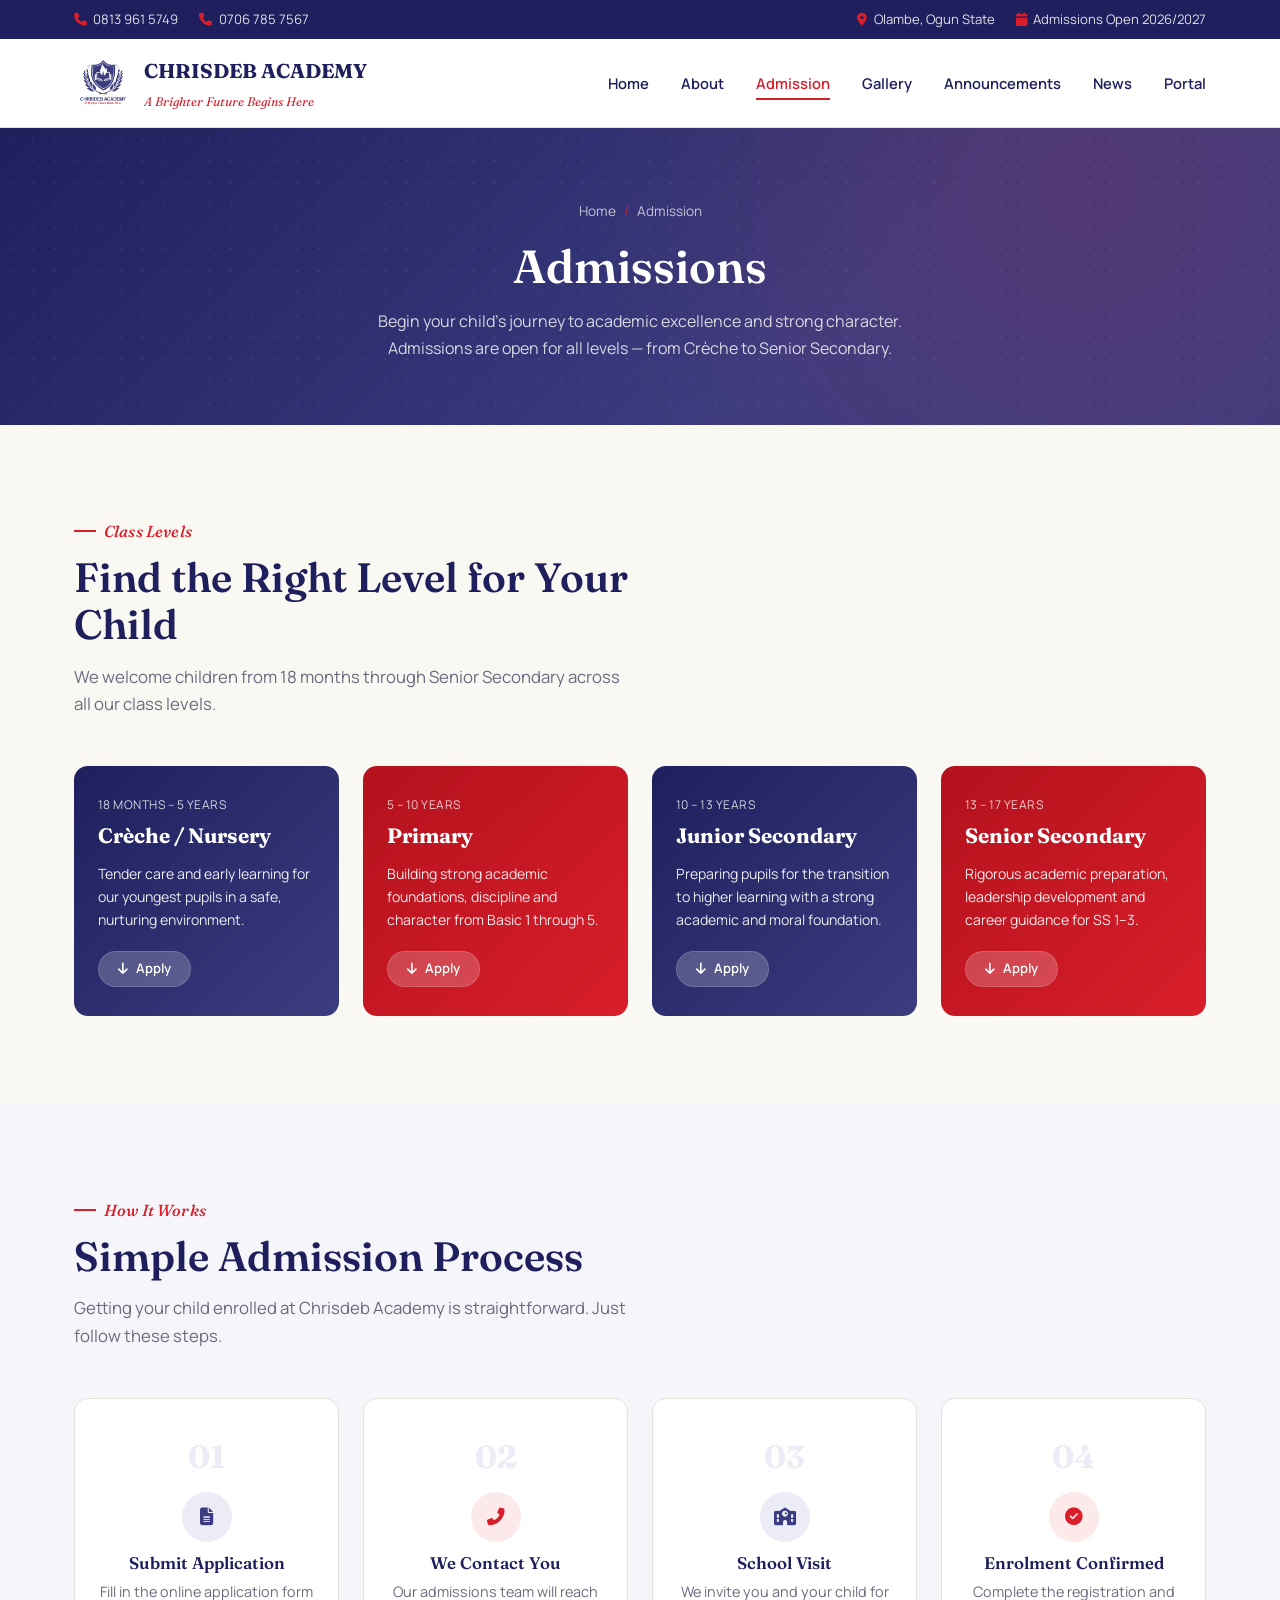
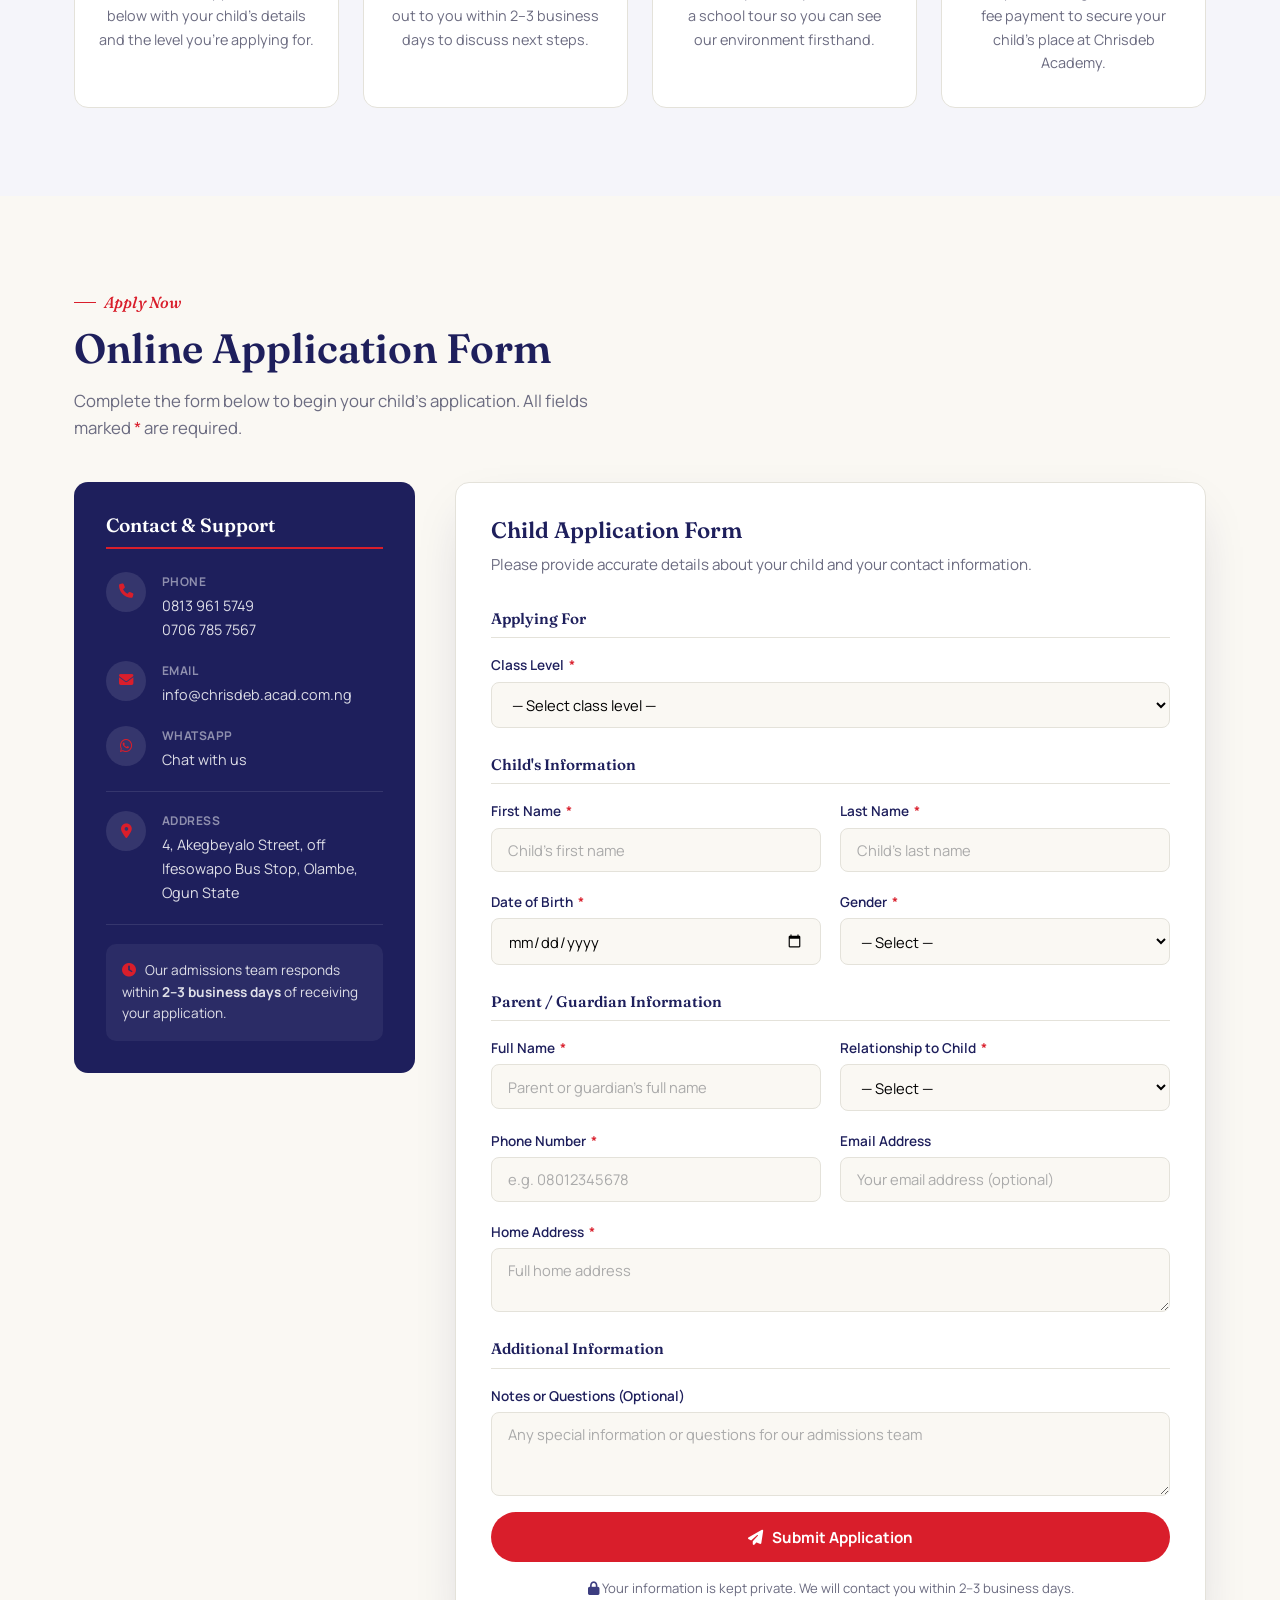
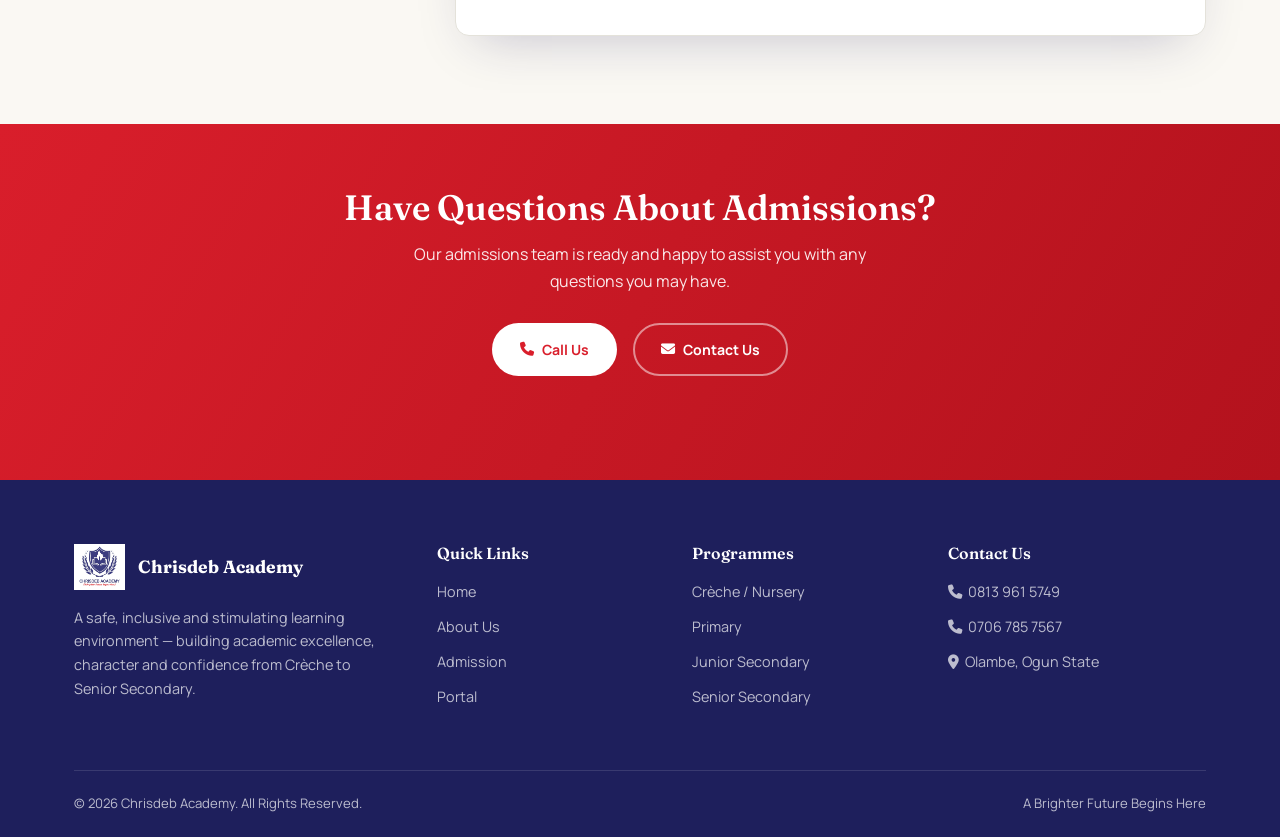
<file: admission.html>
<!DOCTYPE html>
<html lang="en">

<head>
    <meta charset="UTF-8">
    <meta name="viewport" content="width=device-width, initial-scale=1.0, viewport-fit=cover">

    <title>Admissions | Chrisdeb Academy — Olambe, Ogun State</title>
    <meta name="description"
        content="Apply for admission to Chrisdeb Academy. Open for Crèche, Nursery, Primary, Junior Secondary and Senior Secondary levels. Secure your child's place today.">
    <meta name="keywords"
        content="school admissions Nigeria, enroll child in school, nursery school registration, primary school application, secondary school admission, Chrisdeb Academy admission, Olambe school">
    <meta name="author" content="Chrisdeb Academy">
    <meta name="robots" content="index, follow">
    <meta name="googlebot" content="index, follow">
    <meta name="theme-color" content="#3C3D80">

    <link rel="icon" type="image/png" href="logo.png">
    <link rel="apple-touch-icon" href="logo.png">

    <!-- Open Graph / Facebook -->
    <meta property="og:type" content="website">
    <meta property="og:url" content="https://www.chrisdeb.acad.com.ng/admission.html">
    <meta property="og:title" content="Admissions | Chrisdeb Academy">
    <meta property="og:description"
        content="Apply for admission to Chrisdeb Academy — Crèche to Senior Secondary school in Olambe, Ogun State.">
    <meta property="og:image" content="https://www.chrisdeb.acad.com.ng/logo.png">
    <meta property="og:locale" content="en_NG">
    <meta property="og:site_name" content="Chrisdeb Academy">

    <!-- Twitter Card -->
    <meta name="twitter:card" content="summary_large_image">
    <meta name="twitter:title" content="Admissions | Chrisdeb Academy">
    <meta name="twitter:description"
        content="Apply for admission to Chrisdeb Academy — Crèche to Senior Secondary school in Olambe, Ogun State.">
    <meta name="twitter:image" content="https://www.chrisdeb.acad.com.ng/logo.png">

    <link rel="canonical" href="https://www.chrisdeb.acad.com.ng/admission.html">

    <!-- Admissions Schema -->
    <script type="application/ld+json">
        {
            "@context": "https://schema.org",
            "@type": "WebPage",
            "name": "Admissions - Chrisdeb Academy",
            "description": "Apply for admission to Chrisdeb Academy",
            "mainEntity": {
                "@type": "EducationalOccupationalProgram",
                "name": "School Admissions Program",
                "description": "Admissions open for Crèche through Senior Secondary levels",
                "applicationDeadline": "2026-12-31",
                "hasCourse": [
                    { "@type": "Course", "name": "Crèche / Nursery (18 months – 5 years)" },
                    { "@type": "Course", "name": "Primary (Basic 1 – 5)" },
                    { "@type": "Course", "name": "Junior Secondary (JSS 1 – 3)" },
                    { "@type": "Course", "name": "Senior Secondary (SS 1 – 3)" }
                ]
            }
        }
    </script>

    <link rel="preconnect" href="https://fonts.googleapis.com">
    <link rel="preconnect" href="https://fonts.gstatic.com" crossorigin>
    <link
        href="https://fonts.googleapis.com/css2?family=Fraunces:ital,opsz,wght@0,9..144,400;0,9..144,500;0,9..144,600;0,9..144,700;1,9..144,500;1,9..144,600&family=Manrope:wght@400;500;600;700;800&display=swap"
        rel="stylesheet">
    <link rel="stylesheet" href="https://cdnjs.cloudflare.com/ajax/libs/font-awesome/6.4.0/css/all.min.css">
    <link rel="stylesheet" href="style.css">

    <style>
        /* Additional admissions-specific styles */
        .page-hero {
            text-align: center;
        }

        .page-hero p {
            max-width: 560px;
            margin: 0 auto;
        }

        .breadcrumb {
            display: flex;
            gap: 0.5rem;
            justify-content: center;
            font-size: 0.85rem;
            color: rgba(255, 255, 255, 0.7);
            margin-bottom: 1.1rem;
        }

        .breadcrumb a {
            color: rgba(255, 255, 255, 0.7);
        }
        .breadcrumb a:hover {
            color: var(--white);
        }
        .breadcrumb span.sep {
            color: var(--red);
        }

        /* Form layout */
        .form-layout {
            display: grid;
            grid-template-columns: 1fr 2.2fr;
            gap: 2.5rem;
            align-items: start;
        }

        .form-sidebar {
            background: var(--navy-900);
            border-radius: var(--radius);
            padding: 2rem;
            color: rgba(255, 255, 255, 0.85);
            position: sticky;
            top: 100px;
        }

        .form-sidebar h3 {
            color: var(--white);
            font-family: 'Fraunces', serif;
            font-size: 1.2rem;
            margin-bottom: 1.4rem;
            border-bottom: 2px solid var(--red);
            padding-bottom: 0.7rem;
        }

        .sidebar-item {
            display: flex;
            gap: 1rem;
            margin-bottom: 1.2rem;
        }

        .sidebar-icon {
            width: 40px;
            height: 40px;
            border-radius: 50%;
            background: rgba(255, 255, 255, 0.1);
            display: flex;
            align-items: center;
            justify-content: center;
            color: var(--red);
            flex-shrink: 0;
            font-size: 0.9rem;
        }

        .sidebar-text strong {
            display: block;
            font-size: 0.75rem;
            text-transform: uppercase;
            letter-spacing: 0.04em;
            color: rgba(255, 255, 255, 0.5);
            margin-bottom: 0.15rem;
        }

        .sidebar-text a,
        .sidebar-text span {
            color: rgba(255, 255, 255, 0.85);
            font-size: 0.9rem;
            display: block;
        }

        .sidebar-text a:hover {
            color: var(--white);
        }

        .sidebar-divider {
            border: none;
            border-top: 1px solid rgba(255, 255, 255, 0.1);
            margin: 1.2rem 0;
        }

        .sidebar-note {
            background: rgba(255, 255, 255, 0.06);
            border-radius: 10px;
            padding: 1rem;
            font-size: 0.85rem;
            line-height: 1.6;
            margin-top: 1rem;
        }

        .sidebar-note i {
            color: var(--red);
            margin-right: 0.4rem;
        }

        .form-card {
            background: var(--white);
            border: 1px solid var(--border);
            border-radius: var(--radius);
            padding: 2.2rem;
            box-shadow: var(--shadow);
        }

        .form-card h3 {
            font-family: 'Fraunces', serif;
            font-size: 1.4rem;
            color: var(--navy-900);
            margin-bottom: 0.5rem;
        }

        .form-card>p {
            color: var(--muted);
            font-size: 0.95rem;
            margin-bottom: 1.8rem;
        }

        .form-section-title {
            font-family: 'Fraunces', serif;
            font-weight: 600;
            font-size: 0.95rem;
            color: var(--navy-900);
            margin: 1.5rem 0 1rem;
            padding-bottom: 0.4rem;
            border-bottom: 1.5px solid var(--border);
        }

        .form-section-title:first-of-type {
            margin-top: 0;
        }

        .form-row {
            display: grid;
            grid-template-columns: 1fr 1fr;
            gap: 1.2rem;
        }

        .form-group {
            display: flex;
            flex-direction: column;
            gap: 0.3rem;
        }

        .form-group.full {
            grid-column: 1 / -1;
        }

        .form-group label {
            font-size: 0.85rem;
            font-weight: 600;
            color: var(--navy-900);
        }

        .form-group label .req {
            color: var(--red);
            margin-left: 0.1rem;
        }

        .form-group input,
        .form-group select,
        .form-group textarea {
            padding: 0.7rem 1rem;
            border: 1.5px solid var(--border);
            border-radius: 8px;
            font-family: 'Manrope', sans-serif;
            font-size: 0.92rem;
            background: var(--cream);
            transition: border-color 0.2s;
            outline: none;
            width: 100%;
        }

        .form-group input:focus,
        .form-group select:focus,
        .form-group textarea:focus {
            border-color: var(--navy-700);
        }

        .form-group input::placeholder,
        .form-group textarea::placeholder {
            color: #aaa;
        }

        .btn-submit {
            display: inline-flex;
            align-items: center;
            justify-content: center;
            gap: 0.6rem;
            background: var(--red);
            color: var(--white);
            font-weight: 700;
            font-size: 0.95rem;
            padding: 0.9rem 2.5rem;
            border: none;
            border-radius: 50px;
            cursor: pointer;
            transition: background 0.2s;
            margin-top: 1rem;
            width: 100%;
        }

        .btn-submit:hover {
            background: var(--red-dark);
        }

        .btn-submit:disabled {
            opacity: 0.7;
            cursor: not-allowed;
        }

        .note-text {
            font-size: 0.82rem;
            color: var(--muted);
            margin-top: 1rem;
            text-align: center;
        }

        .note-text i {
            color: var(--navy-700);
        }

        .alert-success {
            background: #d4edda;
            color: #155724;
            padding: 1rem;
            border-radius: 8px;
            margin-bottom: 1rem;
            border-left: 4px solid #28a745;
        }

        .alert-error {
            background: #f8d7da;
            color: #721c24;
            padding: 1rem;
            border-radius: 8px;
            margin-bottom: 1rem;
            border-left: 4px solid #dc3545;
        }

        /* Levels grid */
        .levels-grid {
            display: grid;
            grid-template-columns: repeat(4, 1fr);
            gap: 1.5rem;
        }

        .level-card {
            border-radius: var(--radius);
            overflow: hidden;
            transition: transform 0.25s, box-shadow 0.25s;
        }

        .level-card:hover {
            transform: translateY(-4px);
            box-shadow: var(--shadow);
        }

        .level-card-inner {
            padding: 1.8rem 1.5rem;
            color: var(--white);
            height: 100%;
            display: flex;
            flex-direction: column;
        }

        .level-age {
            font-size: 0.75rem;
            text-transform: uppercase;
            letter-spacing: 0.04em;
            opacity: 0.8;
            margin-bottom: 0.3rem;
        }

        .level-name {
            font-family: 'Fraunces', serif;
            font-size: 1.3rem;
            font-weight: 700;
            margin-bottom: 0.5rem;
        }

        .level-desc {
            font-size: 0.88rem;
            opacity: 0.9;
            margin-bottom: 1.2rem;
            flex: 1;
        }

        .level-apply-btn {
            display: inline-flex;
            align-items: center;
            gap: 0.5rem;
            background: rgba(255, 255, 255, 0.2);
            color: var(--white);
            padding: 0.4rem 1.2rem;
            border-radius: 50px;
            font-weight: 600;
            font-size: 0.82rem;
            align-self: flex-start;
            transition: background 0.2s;
            border: 1px solid rgba(255, 255, 255, 0.15);
        }

        .level-apply-btn:hover {
            background: rgba(255, 255, 255, 0.35);
        }

        /* Steps */
        .steps-grid {
            display: grid;
            grid-template-columns: repeat(4, 1fr);
            gap: 1.5rem;
        }

        .step-card {
            background: var(--white);
            border: 1px solid var(--border);
            border-radius: var(--radius);
            padding: 2rem 1.5rem;
            text-align: center;
            transition: transform 0.25s;
        }

        .step-card:hover {
            transform: translateY(-4px);
        }

        .step-num {
            font-family: 'Fraunces', serif;
            font-size: 2rem;
            font-weight: 700;
            color: var(--navy-100);
            margin-bottom: 0.5rem;
        }

        .step-icon {
            width: 50px;
            height: 50px;
            border-radius: 50%;
            background: var(--navy-100);
            color: var(--navy-700);
            display: flex;
            align-items: center;
            justify-content: center;
            margin: 0 auto 0.8rem;
            font-size: 1.1rem;
        }

        .step-card:nth-child(2) .step-icon {
            background: #FCE9EA;
            color: var(--red);
        }
        .step-card:nth-child(4) .step-icon {
            background: #FCE9EA;
            color: var(--red);
        }

        .step-title {
            font-family: 'Fraunces', serif;
            font-size: 1.05rem;
            margin-bottom: 0.4rem;
            color: var(--navy-900);
        }

        .step-text {
            font-size: 0.9rem;
            color: var(--muted);
        }

        @media (max-width: 980px) {
            .form-layout {
                grid-template-columns: 1fr;
            }
            .form-sidebar {
                position: static;
            }
            .levels-grid {
                grid-template-columns: repeat(2, 1fr);
            }
            .steps-grid {
                grid-template-columns: repeat(2, 1fr);
            }
            .form-row {
                grid-template-columns: 1fr;
            }
        }

        @media (max-width: 640px) {
            .levels-grid {
                grid-template-columns: 1fr;
            }
            .steps-grid {
                grid-template-columns: 1fr;
            }
            .form-card {
                padding: 1.5rem;
            }
        }
    </style>
</head>

<body>

    <div class="topbar">
        <div class="topbar-inner">
            <div class="topbar-left">
                <span><i class="fas fa-phone"></i><a href="tel:08139615749">0813 961 5749</a></span>
                <span><i class="fas fa-phone"></i><a href="tel:07067857567">0706 785 7567</a></span>
            </div>
            <div class="topbar-right">
                <span><i class="fas fa-map-marker-alt"></i>Olambe, Ogun State</span>
                <span><i class="fas fa-calendar"></i>Admissions Open 2026/2027</span>
            </div>
        </div>
    </div>

    <header class="site-header">
        <div class="nav-wrapper">
            <a href="index.html" class="brand">
                <img src="logo.png" alt="Chrisdeb Academy Logo">
                <div class="brand-text">
                    <span class="name">CHRISDEB ACADEMY</span>
                    <span class="tagline">A Brighter Future Begins Here</span>
                </div>
            </a>
            <button class="hamburger" id="hamburger" aria-label="Menu"><span></span><span></span><span></span></button>
            <nav class="main-nav" id="mainNav">
                <a href="index.html" class="nav-link">Home</a>
                <a href="about.html" class="nav-link">About</a>
                <a href="admission.html" class="nav-link active">Admission</a>
                <a href="gallery.html" class="nav-link">Gallery</a>
<a href="announcements.html" class="nav-link">Announcements</a>
<a href="news.html" class="nav-link">News</a>
                <a href="https://acad.com.ng/chrisdeb/login.php" class="nav-link" target="_blank" rel="noopener">Portal</a>
            </nav>
        </div>
    </header>

    <!-- PAGE HERO -->
    <section class="page-hero">
        <div class="container">
            <div class="breadcrumb">
                <a href="index.html">Home</a>
                <span class="sep">/</span>
                <span>Admission</span>
            </div>
            <h1>Admissions</h1>
            <p>Begin your child's journey to academic excellence and strong character. Admissions are open for all levels — from Crèche to Senior Secondary.</p>
        </div>
    </section>

    <!-- LEVELS -->
    <section class="section">
        <div class="container">
            <span class="eyebrow">Class Levels</span>
            <h2 class="section-title">Find the Right Level for Your Child</h2>
            <p class="section-sub">We welcome children from 18 months through Senior Secondary across all our class levels.</p>
            <div class="levels-grid reveal">
                <div class="level-card">
                    <div class="level-card-inner" style="background:linear-gradient(135deg,#1E1F5C,#3C3D80);">
                        <div class="level-age">18 months – 5 years</div>
                        <div class="level-name">Crèche / Nursery</div>
                        <div class="level-desc">Tender care and early learning for our youngest pupils in a safe, nurturing environment.</div>
                        <a href="#admission-form" class="level-apply-btn"><i class="fas fa-arrow-down"></i> Apply</a>
                    </div>
                </div>
                <div class="level-card">
                    <div class="level-card-inner" style="background:linear-gradient(135deg,#B3121D,#D91E2B);">
                        <div class="level-age">5 – 10 years</div>
                        <div class="level-name">Primary</div>
                        <div class="level-desc">Building strong academic foundations, discipline and character from Basic 1 through 5.</div>
                        <a href="#admission-form" class="level-apply-btn"><i class="fas fa-arrow-down"></i> Apply</a>
                    </div>
                </div>
                <div class="level-card">
                    <div class="level-card-inner" style="background:linear-gradient(135deg,#1E1F5C,#3C3D80);">
                        <div class="level-age">10 – 13 years</div>
                        <div class="level-name">Junior Secondary</div>
                        <div class="level-desc">Preparing pupils for the transition to higher learning with a strong academic and moral foundation.</div>
                        <a href="#admission-form" class="level-apply-btn"><i class="fas fa-arrow-down"></i> Apply</a>
                    </div>
                </div>
                <div class="level-card">
                    <div class="level-card-inner" style="background:linear-gradient(135deg,#B3121D,#D91E2B);">
                        <div class="level-age">13 – 17 years</div>
                        <div class="level-name">Senior Secondary</div>
                        <div class="level-desc">Rigorous academic preparation, leadership development and career guidance for SS 1–3.</div>
                        <a href="#admission-form" class="level-apply-btn"><i class="fas fa-arrow-down"></i> Apply</a>
                    </div>
                </div>
            </div>
        </div>
    </section>

    <!-- STEPS -->
    <section class="section section-alt">
        <div class="container">
            <span class="eyebrow">How It Works</span>
            <h2 class="section-title">Simple Admission Process</h2>
            <p class="section-sub">Getting your child enrolled at Chrisdeb Academy is straightforward. Just follow these steps.</p>
            <div class="steps-grid reveal">
                <div class="step-card">
                    <div class="step-num">01</div>
                    <div class="step-icon"><i class="fas fa-file-alt"></i></div>
                    <h3 class="step-title">Submit Application</h3>
                    <p class="step-text">Fill in the online application form below with your child's details and the level you're applying for.</p>
                </div>
                <div class="step-card">
                    <div class="step-num">02</div>
                    <div class="step-icon"><i class="fas fa-phone-alt"></i></div>
                    <h3 class="step-title">We Contact You</h3>
                    <p class="step-text">Our admissions team will reach out to you within 2–3 business days to discuss next steps.</p>
                </div>
                <div class="step-card">
                    <div class="step-num">03</div>
                    <div class="step-icon"><i class="fas fa-school"></i></div>
                    <h3 class="step-title">School Visit</h3>
                    <p class="step-text">We invite you and your child for a school tour so you can see our environment firsthand.</p>
                </div>
                <div class="step-card">
                    <div class="step-num">04</div>
                    <div class="step-icon"><i class="fas fa-check-circle"></i></div>
                    <h3 class="step-title">Enrolment Confirmed</h3>
                    <p class="step-text">Complete the registration and fee payment to secure your child's place at Chrisdeb Academy.</p>
                </div>
            </div>
        </div>
    </section>

    <!-- FORM -->
    <section class="section" id="admission-form">
        <div class="container">
            <span class="eyebrow">Apply Now</span>
            <h2 class="section-title">Online Application Form</h2>
            <p class="section-sub" style="margin-bottom:2.5rem;">Complete the form below to begin your child's application. All fields marked <span style="color:var(--red);">*</span> are required.</p>
            <div class="form-layout reveal">
                <!-- SIDEBAR -->
                <div class="form-sidebar">
                    <h3>Contact &amp; Support</h3>
                    <div class="sidebar-item">
                        <div class="sidebar-icon"><i class="fas fa-phone"></i></div>
                        <div class="sidebar-text">
                            <strong>Phone</strong>
                            <a href="tel:08139615749">0813 961 5749</a>
                            <a href="tel:07067857567">0706 785 7567</a>
                        </div>
                    </div>
                    <div class="sidebar-item">
                        <div class="sidebar-icon"><i class="fas fa-envelope"></i></div>
                        <div class="sidebar-text">
                            <strong>Email</strong>
                            <a href="mailto:info@chrisdeb.acad.com.ng">info@chrisdeb.acad.com.ng</a>
                        </div>
                    </div>
                    <div class="sidebar-item">
                        <div class="sidebar-icon"><i class="fab fa-whatsapp"></i></div>
                        <div class="sidebar-text">
                            <strong>WhatsApp</strong>
                            <a href="https://wa.me/2348139615749" target="_blank" rel="noopener">Chat with us</a>
                        </div>
                    </div>
                    <hr class="sidebar-divider">
                    <div class="sidebar-item">
                        <div class="sidebar-icon"><i class="fas fa-map-marker-alt"></i></div>
                        <div class="sidebar-text">
                            <strong>Address</strong>
                            <span>4, Akegbeyalo Street, off Ifesowapo Bus Stop, Olambe, Ogun State</span>
                        </div>
                    </div>
                    <hr class="sidebar-divider">
                    <div class="sidebar-note">
                        <i class="fas fa-clock"></i> Our admissions team responds within <strong>2–3 business days</strong> of receiving your application.
                    </div>
                </div>

                <!-- FORM CARD -->
                <div class="form-card">
                    <h3>Child Application Form</h3>
                    <p>Please provide accurate details about your child and your contact information.</p>
                    <div id="formAlert"></div>
                    <form id="admissionForm" novalidate>
                        <div class="form-section-title">Applying For</div>
                        <div class="form-group">
                            <label for="applyingLevel">Class Level <span class="req">*</span></label>
                            <select id="applyingLevel" required>
                                <option value="">— Select class level —</option>
                                <option value="creche_nursery">Crèche / Nursery (18 months – 5 years)</option>
                                <option value="primary">Primary (Basic 1 – 5)</option>
                                <option value="jss">Junior Secondary (JSS 1 – 3)</option>
                                <option value="ss">Senior Secondary (SS 1 – 3)</option>
                            </select>
                        </div>

                        <div class="form-section-title">Child's Information</div>
                        <div class="form-row">
                            <div class="form-group">
                                <label for="firstName">First Name <span class="req">*</span></label>
                                <input type="text" id="firstName" placeholder="Child's first name" required>
                            </div>
                            <div class="form-group">
                                <label for="lastName">Last Name <span class="req">*</span></label>
                                <input type="text" id="lastName" placeholder="Child's last name" required>
                            </div>
                            <div class="form-group">
                                <label for="dob">Date of Birth <span class="req">*</span></label>
                                <input type="date" id="dob" required>
                            </div>
                            <div class="form-group">
                                <label for="gender">Gender <span class="req">*</span></label>
                                <select id="gender" required>
                                    <option value="">— Select —</option>
                                    <option value="male">Male</option>
                                    <option value="female">Female</option>
                                </select>
                            </div>
                        </div>

                        <div class="form-section-title">Parent / Guardian Information</div>
                        <div class="form-row">
                            <div class="form-group">
                                <label for="parentName">Full Name <span class="req">*</span></label>
                                <input type="text" id="parentName" placeholder="Parent or guardian's full name" required>
                            </div>
                            <div class="form-group">
                                <label for="relationship">Relationship to Child <span class="req">*</span></label>
                                <select id="relationship" required>
                                    <option value="">— Select —</option>
                                    <option value="mother">Mother</option>
                                    <option value="father">Father</option>
                                    <option value="guardian">Legal Guardian</option>
                                    <option value="other">Other</option>
                                </select>
                            </div>
                            <div class="form-group">
                                <label for="phone">Phone Number <span class="req">*</span></label>
                                <input type="tel" id="phone" placeholder="e.g. 08012345678" required>
                            </div>
                            <div class="form-group">
                                <label for="email">Email Address</label>
                                <input type="email" id="email" placeholder="Your email address (optional)">
                            </div>
                            <div class="form-group full">
                                <label for="address">Home Address <span class="req">*</span></label>
                                <textarea id="address" rows="2" placeholder="Full home address" required></textarea>
                            </div>
                        </div>

                        <div class="form-section-title">Additional Information</div>
                        <div class="form-group">
                            <label for="notes">Notes or Questions (Optional)</label>
                            <textarea id="notes" rows="3" placeholder="Any special information or questions for our admissions team"></textarea>
                        </div>
                        <button type="submit" class="btn-submit" id="submitBtn">
                            <i class="fas fa-paper-plane"></i> Submit Application
                        </button>
                        <p class="note-text"><i class="fas fa-lock"></i> Your information is kept private. We will contact you within 2–3 business days.</p>
                    </form>
                </div>
            </div>
        </div>
    </section>

    <!-- CTA BANNER -->
    <div class="cta-banner">
        <div class="container">
            <h2>Have Questions About Admissions?</h2>
            <p>Our admissions team is ready and happy to assist you with any questions you may have.</p>
            <div class="hero-cta" style="justify-content:center;">
                <a href="tel:08139615749" class="btn btn-red" style="background:var(--white); color:var(--red);"><i class="fas fa-phone"></i> Call Us</a>
                <a href="index.html#contact" class="btn btn-outline-white"><i class="fas fa-envelope"></i> Contact Us</a>
            </div>
        </div>
    </div>

    <!-- FOOTER -->
    <footer>
        <div class="container">
            <div class="footer-grid">
                <div>
                    <div class="footer-brand">
                        <img src="logo.png" alt="Chrisdeb Academy Logo">
                        <span class="name">Chrisdeb Academy</span>
                    </div>
                    <p class="footer-desc">A safe, inclusive and stimulating learning environment — building academic excellence, character and confidence from Crèche to Senior Secondary.</p>
                </div>
                <div>
                    <h3 class="footer-heading">Quick Links</h3>
                    <ul class="footer-links">
                        <li><a href="index.html">Home</a></li>
                        <li><a href="about.html">About Us</a></li>
                        <li><a href="admission.html">Admission</a></li>
                        <li><a href="https://acad.com.ng/chrisdeb/login.php" target="_blank" rel="noopener">Portal</a></li>
                    </ul>
                </div>
                <div>
                    <h3 class="footer-heading">Programmes</h3>
                    <ul class="footer-links">
                        <li><a href="admission.html">Crèche / Nursery</a></li>
                        <li><a href="admission.html">Primary</a></li>
                        <li><a href="admission.html">Junior Secondary</a></li>
                        <li><a href="admission.html">Senior Secondary</a></li>
                    </ul>
                </div>
                <div>
                    <h3 class="footer-heading">Contact Us</h3>
                    <ul class="footer-links">
                        <li><i class="fas fa-phone" style="margin-right:0.4rem;"></i><a href="tel:08139615749">0813 961 5749</a></li>
                        <li><i class="fas fa-phone" style="margin-right:0.4rem;"></i><a href="tel:07067857567">0706 785 7567</a></li>
                        <li><i class="fas fa-location-dot" style="margin-right:0.4rem;"></i><span>Olambe, Ogun State</span></li>
                    </ul>
                </div>
            </div>
            <div class="footer-bottom">
                <p>&copy; 2026 Chrisdeb Academy. All Rights Reserved.</p>
                <p>A Brighter Future Begins Here</p>
            </div>
        </div>
    </footer>

    <script>
        // Mobile nav toggle
        const hamburger = document.getElementById('hamburger');
        const nav = document.getElementById('mainNav');
        hamburger.addEventListener('click', () => nav.classList.toggle('open'));
        nav.querySelectorAll('a').forEach(a => a.addEventListener('click', () => nav.classList.remove('open')));

        // Reveal animations
        const observer = new IntersectionObserver(entries => {
            entries.forEach(e => { if (e.isIntersecting) e.target.classList.add('visible'); });
        }, { threshold: 0.1 });
        document.querySelectorAll('.reveal').forEach(el => observer.observe(el));

        // Form submission with API integration
        const form = document.getElementById('admissionForm');
        const submitBtn = document.getElementById('submitBtn');
        const alertDiv = document.getElementById('formAlert');

        function showAlert(msg, type) {
            alertDiv.innerHTML = `<div class="alert-${type}">${msg}</div>`;
            setTimeout(() => alertDiv.innerHTML = '', 7000);
        }

        form.addEventListener('submit', async (e) => {
            e.preventDefault();

            // Get form values
            const formData = {
                applyingLevel: document.getElementById('applyingLevel').value,
                firstName: document.getElementById('firstName').value.trim(),
                lastName: document.getElementById('lastName').value.trim(),
                dob: document.getElementById('dob').value,
                gender: document.getElementById('gender').value,
                parentName: document.getElementById('parentName').value.trim(),
                relationship: document.getElementById('relationship').value,
                phone: document.getElementById('phone').value.trim(),
                email: document.getElementById('email').value.trim(),
                address: document.getElementById('address').value.trim(),
                notes: document.getElementById('notes').value.trim()
            };

            // Validation
            if (!formData.applyingLevel || !formData.firstName || !formData.lastName ||
                !formData.dob || !formData.gender || !formData.parentName ||
                !formData.relationship || !formData.phone || !formData.address) {
                showAlert('<i class="fas fa-exclamation-circle"></i> Please fill in all required fields.', 'error');
                return;
            }

            const phoneRegex = /^0[789][01]\d{8}$/;
            if (!phoneRegex.test(formData.phone)) {
                showAlert('<i class="fas fa-exclamation-circle"></i> Please enter a valid Nigerian phone number (e.g. 08012345678).', 'error');
                return;
            }

            // Disable button and show loading
            submitBtn.disabled = true;
            submitBtn.innerHTML = '<i class="fas fa-spinner fa-pulse"></i> Submitting...';

            try {
                const response = await fetch('https://www.acad.com.ng/chrisdeb/api/submit_admission.php', {
                    method: 'POST',
                    headers: { 'Content-Type': 'application/json' },
                    body: JSON.stringify(formData)
                });

                const result = await response.json();

                if (result.success) {
                    showAlert(`<i class="fas fa-check-circle"></i> ${result.message} Reference: ${result.application_number || ''}`, 'success');
                    form.reset();
                } else {
                    showAlert('<i class="fas fa-exclamation-circle"></i> ' + result.message, 'error');
                }
            } catch (error) {
                console.error('Error:', error);
                showAlert('<i class="fas fa-exclamation-circle"></i> Network error. Please try again.', 'error');
            } finally {
                submitBtn.disabled = false;
                submitBtn.innerHTML = '<i class="fas fa-paper-plane"></i> Submit Application';
            }
        });
    </script>

</body>

</html>
</file>
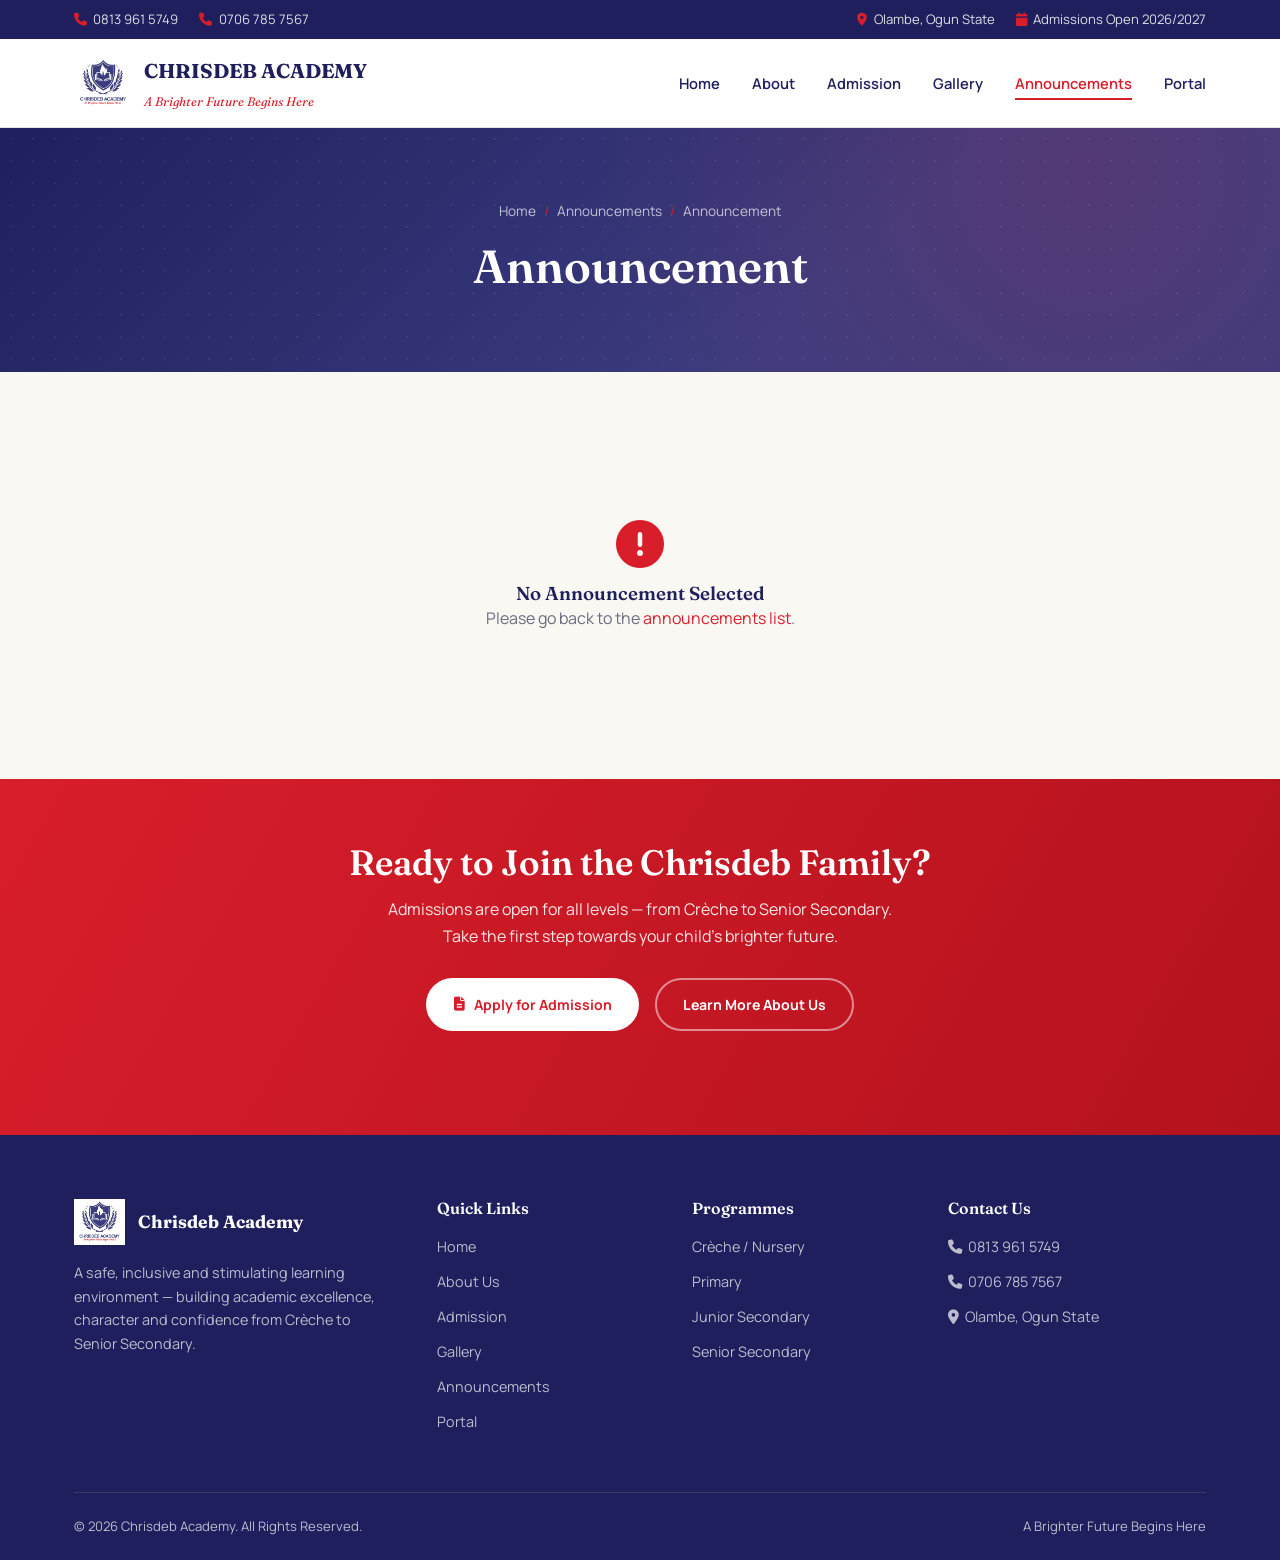
<file: announcement.html>
<!DOCTYPE html>
<html lang="en">
<head>
    <meta charset="UTF-8">
    <meta name="viewport" content="width=device-width, initial-scale=1.0, viewport-fit=cover">
    <title>Announcement | Chrisdeb Academy — Olambe, Ogun State</title>
    <meta name="description" content="Read the full announcement from Chrisdeb Academy.">
    <meta name="robots" content="index, follow">
    <meta name="theme-color" content="#3C3D80">

    <link rel="icon" type="image/png" href="logo.png">
    <link rel="apple-touch-icon" href="logo.png">

    <!-- Open Graph -->
    <meta property="og:type" content="website">
    <meta property="og:url" content="https://www.chrisdeb.acad.com.ng/announcement.html">
    <meta property="og:title" content="Announcement | Chrisdeb Academy">
    <meta property="og:description" content="Read the full announcement from Chrisdeb Academy.">
    <meta property="og:image" content="https://www.chrisdeb.acad.com.ng/logo.png">
    <meta property="og:locale" content="en_NG">
    <meta property="og:site_name" content="Chrisdeb Academy">

    <!-- Twitter Card -->
    <meta name="twitter:card" content="summary_large_image">
    <meta name="twitter:title" content="Announcement | Chrisdeb Academy">
    <meta name="twitter:description" content="Read the full announcement from Chrisdeb Academy.">
    <meta name="twitter:image" content="https://www.chrisdeb.acad.com.ng/logo.png">

    <link rel="canonical" href="https://www.chrisdeb.acad.com.ng/announcement.html">

    <!-- Fonts -->
    <link rel="preconnect" href="https://fonts.googleapis.com">
    <link rel="preconnect" href="https://fonts.gstatic.com" crossorigin>
    <link href="https://fonts.googleapis.com/css2?family=Fraunces:ital,opsz,wght@0,9..144,400;0,9..144,500;0,9..144,600;0,9..144,700;1,9..144,500;1,9..144,600&family=Manrope:wght@400;500;600;700;800&display=swap" rel="stylesheet">
    <link rel="stylesheet" href="https://cdnjs.cloudflare.com/ajax/libs/font-awesome/6.4.0/css/all.min.css">
    <link rel="stylesheet" href="style.css">

    <style>
        .announcement-detail {
            max-width: 800px;
            margin: 0 auto;
        }
        .announcement-detail .back-link {
            display: inline-flex;
            align-items: center;
            gap: 8px;
            color: var(--muted);
            margin-bottom: 20px;
            font-weight: 600;
            transition: color 0.3s ease;
        }
        .announcement-detail .back-link:hover {
            color: var(--navy-900);
        }

        .announcement-detail .detail-header {
            margin-bottom: 20px;
        }
        .announcement-detail .detail-header .badge {
            display: inline-block;
            font-size: 0.7rem;
            font-weight: 700;
            padding: 4px 14px;
            border-radius: 50px;
            text-transform: uppercase;
            letter-spacing: 0.04em;
            margin-right: 6px;
        }
        .announcement-detail .detail-header .badge-urgent {
            background: var(--red);
            color: var(--white);
        }
        .announcement-detail .detail-header .badge-featured {
            background: var(--navy-700);
            color: var(--white);
        }
        .announcement-detail .detail-header .badge-category {
            background: var(--navy-100);
            color: var(--navy-700);
        }

        .announcement-detail h1 {
            font-size: 2rem;
            margin: 10px 0 12px;
            color: var(--navy-900);
        }
        .announcement-detail .detail-meta {
            display: flex;
            gap: 20px;
            flex-wrap: wrap;
            font-size: 0.85rem;
            color: var(--muted);
            margin-bottom: 20px;
        }
        .announcement-detail .detail-meta i {
            margin-right: 4px;
        }

        .announcement-detail .detail-content {
            font-size: 1.05rem;
            line-height: 1.8;
            color: var(--charcoal);
        }
        .announcement-detail .detail-content p {
            margin-bottom: 16px;
        }

        .announcement-detail .detail-footer {
            margin-top: 30px;
            padding-top: 20px;
            border-top: 1px solid var(--border);
        }

        .announcement-detail .loading-state {
            text-align: center;
            padding: 60px 20px;
            color: var(--muted);
        }
        .announcement-detail .loading-state i {
            font-size: 2.5rem;
            color: var(--navy-100);
            margin-bottom: 15px;
        }

        .error-state {
            text-align: center;
            padding: 60px 20px;
            color: var(--muted);
        }
        .error-state i {
            font-size: 3rem;
            color: var(--red);
            margin-bottom: 15px;
        }

        @media (max-width: 768px) {
            .announcement-detail h1 {
                font-size: 1.5rem;
            }
            .announcement-detail .detail-content {
                font-size: 0.95rem;
            }
        }
    </style>
</head>
<body>

    <!-- Topbar -->
    <div class="topbar">
        <div class="topbar-inner">
            <div class="topbar-left">
                <span><i class="fas fa-phone"></i><a href="tel:08139615749">0813 961 5749</a></span>
                <span><i class="fas fa-phone"></i><a href="tel:07067857567">0706 785 7567</a></span>
            </div>
            <div class="topbar-right">
                <span><i class="fas fa-map-marker-alt"></i>Olambe, Ogun State</span>
                <span><i class="fas fa-calendar"></i>Admissions Open 2026/2027</span>
            </div>
        </div>
    </div>

    <!-- Header -->
    <header class="site-header">
        <div class="nav-wrapper">
            <a href="index.html" class="brand">
                <img src="logo.png" alt="Chrisdeb Academy Logo">
                <div class="brand-text">
                    <span class="name">CHRISDEB ACADEMY</span>
                    <span class="tagline">A Brighter Future Begins Here</span>
                </div>
            </a>
            <button class="hamburger" id="hamburger" aria-label="Menu"><span></span><span></span><span></span></button>
            <nav class="main-nav" id="mainNav">
                <a href="index.html" class="nav-link">Home</a>
                <a href="about.html" class="nav-link">About</a>
                <a href="admission.html" class="nav-link">Admission</a>
                <a href="gallery.html" class="nav-link">Gallery</a>
                <a href="announcements.html" class="nav-link active">Announcements</a>
                <a href="https://acad.com.ng/chrisdeb/login.php" class="nav-link" target="_blank" rel="noopener">Portal</a>
            </nav>
        </div>
    </header>

    <!-- Page Hero -->
    <section class="page-hero">
        <div class="container">
            <div class="breadcrumb">
                <a href="index.html">Home</a>
                <span class="sep">/</span>
                <a href="announcements.html">Announcements</a>
                <span class="sep">/</span>
                <span id="breadcrumbTitle">Announcement</span>
            </div>
            <h1 id="pageTitle">Announcement</h1>
        </div>
    </section>

    <!-- Announcement Detail -->
    <section class="section">
        <div class="container">
            <div class="announcement-detail" id="announcementDetail">
                <div class="loading-state">
                    <i class="fas fa-spinner fa-spin"></i>
                    <h3>Loading Announcement...</h3>
                </div>
            </div>
        </div>
    </section>

    <!-- CTA Banner -->
    <div class="cta-banner">
        <div class="container">
            <h2>Ready to Join the Chrisdeb Family?</h2>
            <p>Admissions are open for all levels — from Crèche to Senior Secondary. Take the first step towards your child's brighter future.</p>
            <div class="hero-cta">
                <a href="admission.html" class="btn btn-red" style="background:var(--white); color:var(--red);"><i class="fas fa-file-alt"></i> Apply for Admission</a>
                <a href="about.html" class="btn btn-outline-white">Learn More About Us</a>
            </div>
        </div>
    </div>

    <!-- Footer -->
    <footer>
        <div class="container">
            <div class="footer-grid">
                <div>
                    <div class="footer-brand">
                        <img src="logo.png" alt="Chrisdeb Academy Logo">
                        <span class="name">Chrisdeb Academy</span>
                    </div>
                    <p class="footer-desc">A safe, inclusive and stimulating learning environment — building academic excellence, character and confidence from Crèche to Senior Secondary.</p>
                </div>
                <div>
                    <h3 class="footer-heading">Quick Links</h3>
                    <ul class="footer-links">
                        <li><a href="index.html">Home</a></li>
                        <li><a href="about.html">About Us</a></li>
                        <li><a href="admission.html">Admission</a></li>
                        <li><a href="gallery.html">Gallery</a></li>
                        <li><a href="announcements.html">Announcements</a></li>
                        <li><a href="https://acad.com.ng/chrisdeb/login.php" target="_blank" rel="noopener">Portal</a></li>
                    </ul>
                </div>
                <div>
                    <h3 class="footer-heading">Programmes</h3>
                    <ul class="footer-links">
                        <li><a href="admission.html">Crèche / Nursery</a></li>
                        <li><a href="admission.html">Primary</a></li>
                        <li><a href="admission.html">Junior Secondary</a></li>
                        <li><a href="admission.html">Senior Secondary</a></li>
                    </ul>
                </div>
                <div>
                    <h3 class="footer-heading">Contact Us</h3>
                    <ul class="footer-links">
                        <li><i class="fas fa-phone" style="margin-right:0.4rem;"></i><a href="tel:08139615749">0813 961 5749</a></li>
                        <li><i class="fas fa-phone" style="margin-right:0.4rem;"></i><a href="tel:07067857567">0706 785 7567</a></li>
                        <li><i class="fas fa-location-dot" style="margin-right:0.4rem;"></i><span>Olambe, Ogun State</span></li>
                    </ul>
                </div>
            </div>
            <div class="footer-bottom">
                <p>&copy; 2026 Chrisdeb Academy. All Rights Reserved.</p>
                <p>A Brighter Future Begins Here</p>
            </div>
        </div>
    </footer>

    <script src="assets/js/api.js"></script>
    <script>
        // ============================================
        // Single Announcement Page Scripts
        // ============================================

        const announcementDetail = document.getElementById('announcementDetail');

        // Mobile nav
        const hamburger = document.getElementById('hamburger');
        const nav = document.getElementById('mainNav');
        hamburger.addEventListener('click', () => nav.classList.toggle('open'));
        nav.querySelectorAll('a').forEach(a => a.addEventListener('click', () => nav.classList.remove('open')));

        // ============================================
        // Get ID from URL
        // ============================================

        function getUrlParameter(name) {
            const urlParams = new URLSearchParams(window.location.search);
            return urlParams.get(name);
        }

        // ============================================
        // Load Announcement
        // ============================================

        async function loadAnnouncement() {
            const id = getUrlParameter('id');
            if (!id) {
                announcementDetail.innerHTML = `
                    <div class="error-state">
                        <i class="fas fa-exclamation-circle"></i>
                        <h3>No Announcement Selected</h3>
                        <p>Please go back to the <a href="announcements.html" style="color:var(--red);">announcements list</a>.</p>
                    </div>
                `;
                return;
            }

            const data = await fetchAnnouncementById(id);

            if (data.status === 'success' && data.announcement) {
                renderAnnouncement(data.announcement);
            } else {
                announcementDetail.innerHTML = `
                    <div class="error-state">
                        <i class="fas fa-exclamation-circle"></i>
                        <h3>Announcement Not Found</h3>
                        <p>${data.message || 'The announcement you\'re looking for could not be found.'}</p>
                        <p><a href="announcements.html" style="color:var(--red);">View all announcements</a></p>
                    </div>
                `;
            }
        }

        function renderAnnouncement(item) {
            const isUrgent = item.is_urgent == 1;
            const isFeatured = item.is_featured == 1;

            let badges = '';
            if (isUrgent) badges += `<span class="badge badge-urgent">Urgent</span> `;
            if (isFeatured) badges += `<span class="badge badge-featured">Featured</span> `;
            if (item.category) badges += `<span class="badge badge-category">${escapeHtml(item.category)}</span>`;

            // Update page title and breadcrumb
            document.getElementById('pageTitle').textContent = item.title;
            document.getElementById('breadcrumbTitle').textContent = item.title;

            announcementDetail.innerHTML = `
                <a href="announcements.html" class="back-link"><i class="fas fa-arrow-left"></i> Back to Announcements</a>
                <div class="detail-header">
                    <div style="margin-bottom:8px;">${badges}</div>
                    <h1>${escapeHtml(item.title)}</h1>
                    <div class="detail-meta">
                        <span><i class="fas fa-calendar"></i> ${formatDateFull(item.created_at)}</span>
                        ${item.expiry_date ? `<span><i class="fas fa-clock"></i> Expires: ${formatDate(item.expiry_date)}</span>` : ''}
                    </div>
                </div>
                <div class="detail-content">
                    ${item.content.split('\n').map(p => `<p>${escapeHtml(p)}</p>`).join('')}
                </div>
                <div class="detail-footer">
                    <small style="color:var(--muted);">
                        <i class="fas fa-tag"></i> 
                        ${item.is_urgent ? 'Urgent · ' : ''}
                        ${item.is_featured ? 'Featured · ' : ''}
                        Published on ${formatDateFull(item.created_at)}
                    </small>
                </div>
            `;
        }

        // ============================================
        // Initialize
        // ============================================

        document.addEventListener('DOMContentLoaded', function() {
            loadAnnouncement();
        });
    </script>
</body>
</html>
</file>
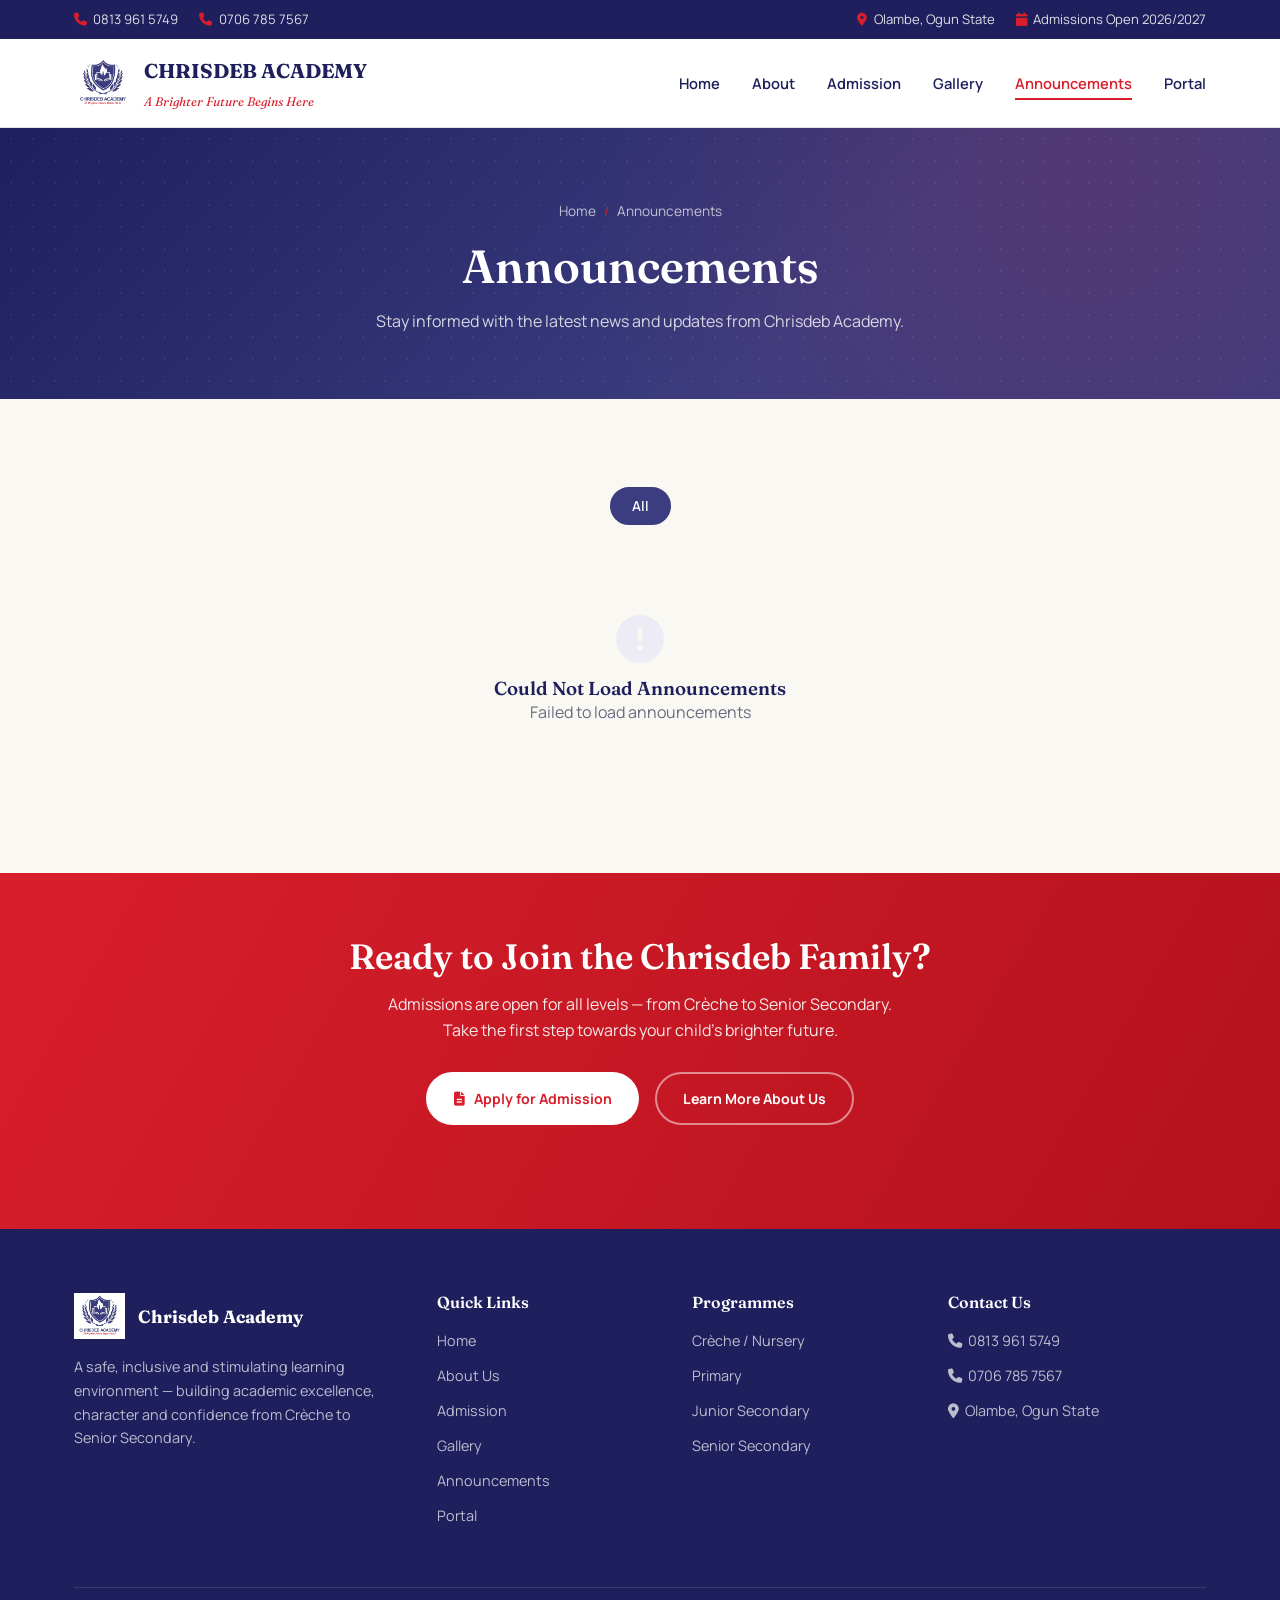
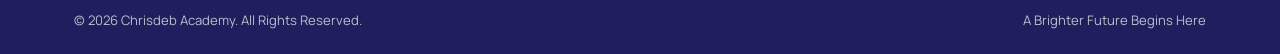
<file: announcements.html>
<!DOCTYPE html>
<html lang="en">
<head>
    <meta charset="UTF-8">
    <meta name="viewport" content="width=device-width, initial-scale=1.0, viewport-fit=cover">
    <title>Announcements | Chrisdeb Academy — Olambe, Ogun State</title>
    <meta name="description" content="Latest announcements and updates from Chrisdeb Academy. Stay informed about school events, activities, and important notices.">
    <meta name="robots" content="index, follow">
    <meta name="theme-color" content="#3C3D80">

    <link rel="icon" type="image/png" href="logo.png">
    <link rel="apple-touch-icon" href="logo.png">

    <!-- Open Graph -->
    <meta property="og:type" content="website">
    <meta property="og:url" content="https://www.chrisdeb.acad.com.ng/announcements.html">
    <meta property="og:title" content="Announcements | Chrisdeb Academy">
    <meta property="og:description" content="Latest announcements and updates from Chrisdeb Academy.">
    <meta property="og:image" content="https://www.chrisdeb.acad.com.ng/logo.png">
    <meta property="og:locale" content="en_NG">
    <meta property="og:site_name" content="Chrisdeb Academy">

    <!-- Twitter Card -->
    <meta name="twitter:card" content="summary_large_image">
    <meta name="twitter:title" content="Announcements | Chrisdeb Academy">
    <meta name="twitter:description" content="Latest announcements and updates from Chrisdeb Academy.">
    <meta name="twitter:image" content="https://www.chrisdeb.acad.com.ng/logo.png">

    <link rel="canonical" href="https://www.chrisdeb.acad.com.ng/announcements.html">

    <!-- Fonts -->
    <link rel="preconnect" href="https://fonts.googleapis.com">
    <link rel="preconnect" href="https://fonts.gstatic.com" crossorigin>
    <link href="https://fonts.googleapis.com/css2?family=Fraunces:ital,opsz,wght@0,9..144,400;0,9..144,500;0,9..144,600;0,9..144,700;1,9..144,500;1,9..144,600&family=Manrope:wght@400;500;600;700;800&display=swap" rel="stylesheet">
    <link rel="stylesheet" href="https://cdnjs.cloudflare.com/ajax/libs/font-awesome/6.4.0/css/all.min.css">
    <link rel="stylesheet" href="style.css">

    <style>
        /* Announcements-specific styles */
        .announcements-list {
            display: flex;
            flex-direction: column;
            gap: 24px;
        }

        .announcement-card {
            background: var(--white);
            border: 1px solid var(--border);
            border-radius: var(--radius);
            padding: 24px 28px;
            transition: transform 0.3s ease, box-shadow 0.3s ease;
            cursor: pointer;
            position: relative;
        }
        .announcement-card:hover {
            transform: translateY(-4px);
            box-shadow: var(--shadow);
        }
        .announcement-card.urgent {
            border-left: 4px solid var(--red);
            background: #FFF5F5;
        }
        .announcement-card.featured {
            border-left: 4px solid var(--navy-700);
        }
        .announcement-card.urgent.featured {
            border-left: 4px solid var(--red);
            background: linear-gradient(135deg, #FFF5F5, #F5F5FA);
        }

        .announcement-card .badge {
            display: inline-block;
            font-size: 0.65rem;
            font-weight: 700;
            padding: 2px 12px;
            border-radius: 50px;
            text-transform: uppercase;
            letter-spacing: 0.04em;
        }
        .announcement-card .badge-urgent {
            background: var(--red);
            color: var(--white);
        }
        .announcement-card .badge-featured {
            background: var(--navy-700);
            color: var(--white);
        }

        .announcement-card h3 {
            font-size: 1.2rem;
            margin: 8px 0 6px;
            color: var(--navy-900);
        }
        .announcement-card .announcement-meta {
            display: flex;
            gap: 16px;
            flex-wrap: wrap;
            font-size: 0.8rem;
            color: var(--muted);
            margin-bottom: 10px;
        }
        .announcement-card .announcement-meta i {
            margin-right: 4px;
        }
        .announcement-card .announcement-excerpt {
            color: var(--charcoal);
            line-height: 1.6;
        }
        .announcement-card .announcement-excerpt p {
            margin-bottom: 0;
        }
        .announcement-card .read-more {
            display: inline-block;
            color: var(--red);
            font-weight: 600;
            font-size: 0.85rem;
            margin-top: 10px;
        }
        .announcement-card .read-more i {
            transition: transform 0.3s ease;
        }
        .announcement-card:hover .read-more i {
            transform: translateX(4px);
        }

        /* Category filter */
        .filter-section {
            display: flex;
            gap: 10px;
            flex-wrap: wrap;
            margin-bottom: 30px;
            justify-content: center;
        }
        .filter-section button {
            padding: 8px 20px;
            border: 2px solid var(--border);
            border-radius: 50px;
            background: var(--white);
            font-family: 'Manrope', sans-serif;
            font-weight: 600;
            font-size: 0.85rem;
            color: var(--muted);
            cursor: pointer;
            transition: all 0.3s ease;
        }
        .filter-section button:hover {
            border-color: var(--navy-700);
            color: var(--navy-900);
        }
        .filter-section button.active {
            background: var(--navy-700);
            border-color: var(--navy-700);
            color: var(--white);
        }

        .empty-state {
            text-align: center;
            padding: 60px 20px;
            color: var(--muted);
        }
        .empty-state i {
            font-size: 3rem;
            color: var(--navy-100);
            margin-bottom: 15px;
        }

        @media (max-width: 768px) {
            .announcement-card {
                padding: 18px 20px;
            }
            .announcement-card h3 {
                font-size: 1rem;
            }
        }
    </style>
</head>
<body>

    <!-- Topbar -->
    <div class="topbar">
        <div class="topbar-inner">
            <div class="topbar-left">
                <span><i class="fas fa-phone"></i><a href="tel:08139615749">0813 961 5749</a></span>
                <span><i class="fas fa-phone"></i><a href="tel:07067857567">0706 785 7567</a></span>
            </div>
            <div class="topbar-right">
                <span><i class="fas fa-map-marker-alt"></i>Olambe, Ogun State</span>
                <span><i class="fas fa-calendar"></i>Admissions Open 2026/2027</span>
            </div>
        </div>
    </div>

    <!-- Header -->
    <header class="site-header">
        <div class="nav-wrapper">
            <a href="index.html" class="brand">
                <img src="logo.png" alt="Chrisdeb Academy Logo">
                <div class="brand-text">
                    <span class="name">CHRISDEB ACADEMY</span>
                    <span class="tagline">A Brighter Future Begins Here</span>
                </div>
            </a>
            <button class="hamburger" id="hamburger" aria-label="Menu"><span></span><span></span><span></span></button>
            <nav class="main-nav" id="mainNav">
                <a href="index.html" class="nav-link">Home</a>
                <a href="about.html" class="nav-link">About</a>
                <a href="admission.html" class="nav-link">Admission</a>
                <a href="gallery.html" class="nav-link">Gallery</a>
                <a href="announcements.html" class="nav-link active">Announcements</a>
                <a href="https://acad.com.ng/chrisdeb/login.php" class="nav-link" target="_blank" rel="noopener">Portal</a>
            </nav>
        </div>
    </header>

    <!-- Page Hero -->
    <section class="page-hero">
        <div class="container">
            <div class="breadcrumb">
                <a href="index.html">Home</a>
                <span class="sep">/</span>
                <span>Announcements</span>
            </div>
            <h1>Announcements</h1>
            <p>Stay informed with the latest news and updates from Chrisdeb Academy.</p>
        </div>
    </section>

    <!-- Announcements Section -->
    <section class="section">
        <div class="container">
            <!-- Category Filters -->
            <div class="filter-section" id="categoryFilters">
                <button class="active" data-category="all" onclick="filterByCategory('all')">All</button>
            </div>

            <!-- Announcements List -->
            <div class="announcements-list" id="announcementsList">
                <div class="empty-state">
                    <i class="fas fa-spinner fa-spin"></i>
                    <h3>Loading Announcements...</h3>
                </div>
            </div>
        </div>
    </section>

    <!-- CTA Banner -->
    <div class="cta-banner">
        <div class="container">
            <h2>Ready to Join the Chrisdeb Family?</h2>
            <p>Admissions are open for all levels — from Crèche to Senior Secondary. Take the first step towards your child's brighter future.</p>
            <div class="hero-cta">
                <a href="admission.html" class="btn btn-red" style="background:var(--white); color:var(--red);"><i class="fas fa-file-alt"></i> Apply for Admission</a>
                <a href="about.html" class="btn btn-outline-white">Learn More About Us</a>
            </div>
        </div>
    </div>

    <!-- Footer -->
    <footer>
        <div class="container">
            <div class="footer-grid">
                <div>
                    <div class="footer-brand">
                        <img src="logo.png" alt="Chrisdeb Academy Logo">
                        <span class="name">Chrisdeb Academy</span>
                    </div>
                    <p class="footer-desc">A safe, inclusive and stimulating learning environment — building academic excellence, character and confidence from Crèche to Senior Secondary.</p>
                </div>
                <div>
                    <h3 class="footer-heading">Quick Links</h3>
                    <ul class="footer-links">
                        <li><a href="index.html">Home</a></li>
                        <li><a href="about.html">About Us</a></li>
                        <li><a href="admission.html">Admission</a></li>
                        <li><a href="gallery.html">Gallery</a></li>
                        <li><a href="announcements.html">Announcements</a></li>
                        <li><a href="https://acad.com.ng/chrisdeb/login.php" target="_blank" rel="noopener">Portal</a></li>
                    </ul>
                </div>
                <div>
                    <h3 class="footer-heading">Programmes</h3>
                    <ul class="footer-links">
                        <li><a href="admission.html">Crèche / Nursery</a></li>
                        <li><a href="admission.html">Primary</a></li>
                        <li><a href="admission.html">Junior Secondary</a></li>
                        <li><a href="admission.html">Senior Secondary</a></li>
                    </ul>
                </div>
                <div>
                    <h3 class="footer-heading">Contact Us</h3>
                    <ul class="footer-links">
                        <li><i class="fas fa-phone" style="margin-right:0.4rem;"></i><a href="tel:08139615749">0813 961 5749</a></li>
                        <li><i class="fas fa-phone" style="margin-right:0.4rem;"></i><a href="tel:07067857567">0706 785 7567</a></li>
                        <li><i class="fas fa-location-dot" style="margin-right:0.4rem;"></i><span>Olambe, Ogun State</span></li>
                    </ul>
                </div>
            </div>
            <div class="footer-bottom">
                <p>&copy; 2026 Chrisdeb Academy. All Rights Reserved.</p>
                <p>A Brighter Future Begins Here</p>
            </div>
        </div>
    </footer>

    <script src="assets/js/api.js"></script>
    <script>
        // ============================================
        // Announcements Page Scripts
        // ============================================

        let currentCategory = 'all';
        let allAnnouncements = [];
        let categories = [];

        const announcementsList = document.getElementById('announcementsList');
        const categoryFilters = document.getElementById('categoryFilters');

        // Mobile nav
        const hamburger = document.getElementById('hamburger');
        const nav = document.getElementById('mainNav');
        hamburger.addEventListener('click', () => nav.classList.toggle('open'));
        nav.querySelectorAll('a').forEach(a => a.addEventListener('click', () => nav.classList.remove('open')));

        // ============================================
        // Load Announcements
        // ============================================

        async function loadAnnouncements(category = null) {
            announcementsList.innerHTML = `
                <div class="empty-state">
                    <i class="fas fa-spinner fa-spin"></i>
                    <h3>Loading Announcements...</h3>
                </div>
            `;

            const data = await fetchAnnouncements(category, 50);
            
            if (data.status === 'success') {
                allAnnouncements = data.announcements || [];
                categories = data.categories || [];
                renderAnnouncements(allAnnouncements);
                renderCategoryFilters();
            } else {
                announcementsList.innerHTML = `
                    <div class="empty-state">
                        <i class="fas fa-exclamation-circle"></i>
                        <h3>Could Not Load Announcements</h3>
                        <p>${data.message || 'Please try again later.'}</p>
                    </div>
                `;
            }
        }

        function renderAnnouncements(announcements) {
            if (!announcements || announcements.length === 0) {
                announcementsList.innerHTML = `
                    <div class="empty-state">
                        <i class="fas fa-bullhorn"></i>
                        <h3>No Announcements</h3>
                        <p>Check back soon for updates.</p>
                    </div>
                `;
                return;
            }

            announcementsList.innerHTML = announcements.map(item => {
                const isUrgent = item.is_urgent == 1;
                const isFeatured = item.is_featured == 1;
                let cardClass = 'announcement-card';
                if (isUrgent) cardClass += ' urgent';
                if (isFeatured) cardClass += ' featured';

                let badges = '';
                if (isUrgent) badges += `<span class="badge badge-urgent">Urgent</span> `;
                if (isFeatured) badges += `<span class="badge badge-featured">Featured</span> `;

                const excerpt = item.content.length > 200 
                    ? item.content.substring(0, 200) + '...' 
                    : item.content;

                return `
                    <div class="${cardClass}" onclick="window.location.href='announcement.html?id=${item.id}'">
                        <div style="display:flex; gap:8px; flex-wrap:wrap; margin-bottom:4px;">
                            ${badges}
                            ${item.category ? `<span class="badge" style="background:var(--navy-100);color:var(--navy-700);">${escapeHtml(item.category)}</span>` : ''}
                        </div>
                        <h3>${escapeHtml(item.title)}</h3>
                        <div class="announcement-meta">
                            <span><i class="fas fa-calendar"></i> ${formatDate(item.created_at)}</span>
                            ${item.expiry_date ? `<span><i class="fas fa-clock"></i> Expires: ${formatDate(item.expiry_date)}</span>` : ''}
                        </div>
                        <div class="announcement-excerpt">
                            <p>${escapeHtml(excerpt)}</p>
                        </div>
                        <span class="read-more">Read More <i class="fas fa-arrow-right"></i></span>
                    </div>
                `;
            }).join('');
        }

        // ============================================
        // Category Filters
        // ============================================

        function renderCategoryFilters() {
            let html = `<button class="active" data-category="all" onclick="filterByCategory('all')">All</button>`;
            categories.forEach(cat => {
                html += `<button data-category="${escapeHtml(cat)}" onclick="filterByCategory('${escapeHtml(cat)}')">${escapeHtml(cat)}</button>`;
            });
            categoryFilters.innerHTML = html;
        }

        function filterByCategory(category) {
            currentCategory = category;
            document.querySelectorAll('#categoryFilters button').forEach(btn => {
                btn.classList.remove('active');
                if (btn.dataset.category === category) {
                    btn.classList.add('active');
                }
            });
            const filtered = category === 'all' 
                ? allAnnouncements 
                : allAnnouncements.filter(a => a.category === category);
            renderAnnouncements(filtered);
        }

        // ============================================
        // Initialize
        // ============================================

        document.addEventListener('DOMContentLoaded', function() {
            loadAnnouncements();
        });
    </script>
</body>
</html>
</file>
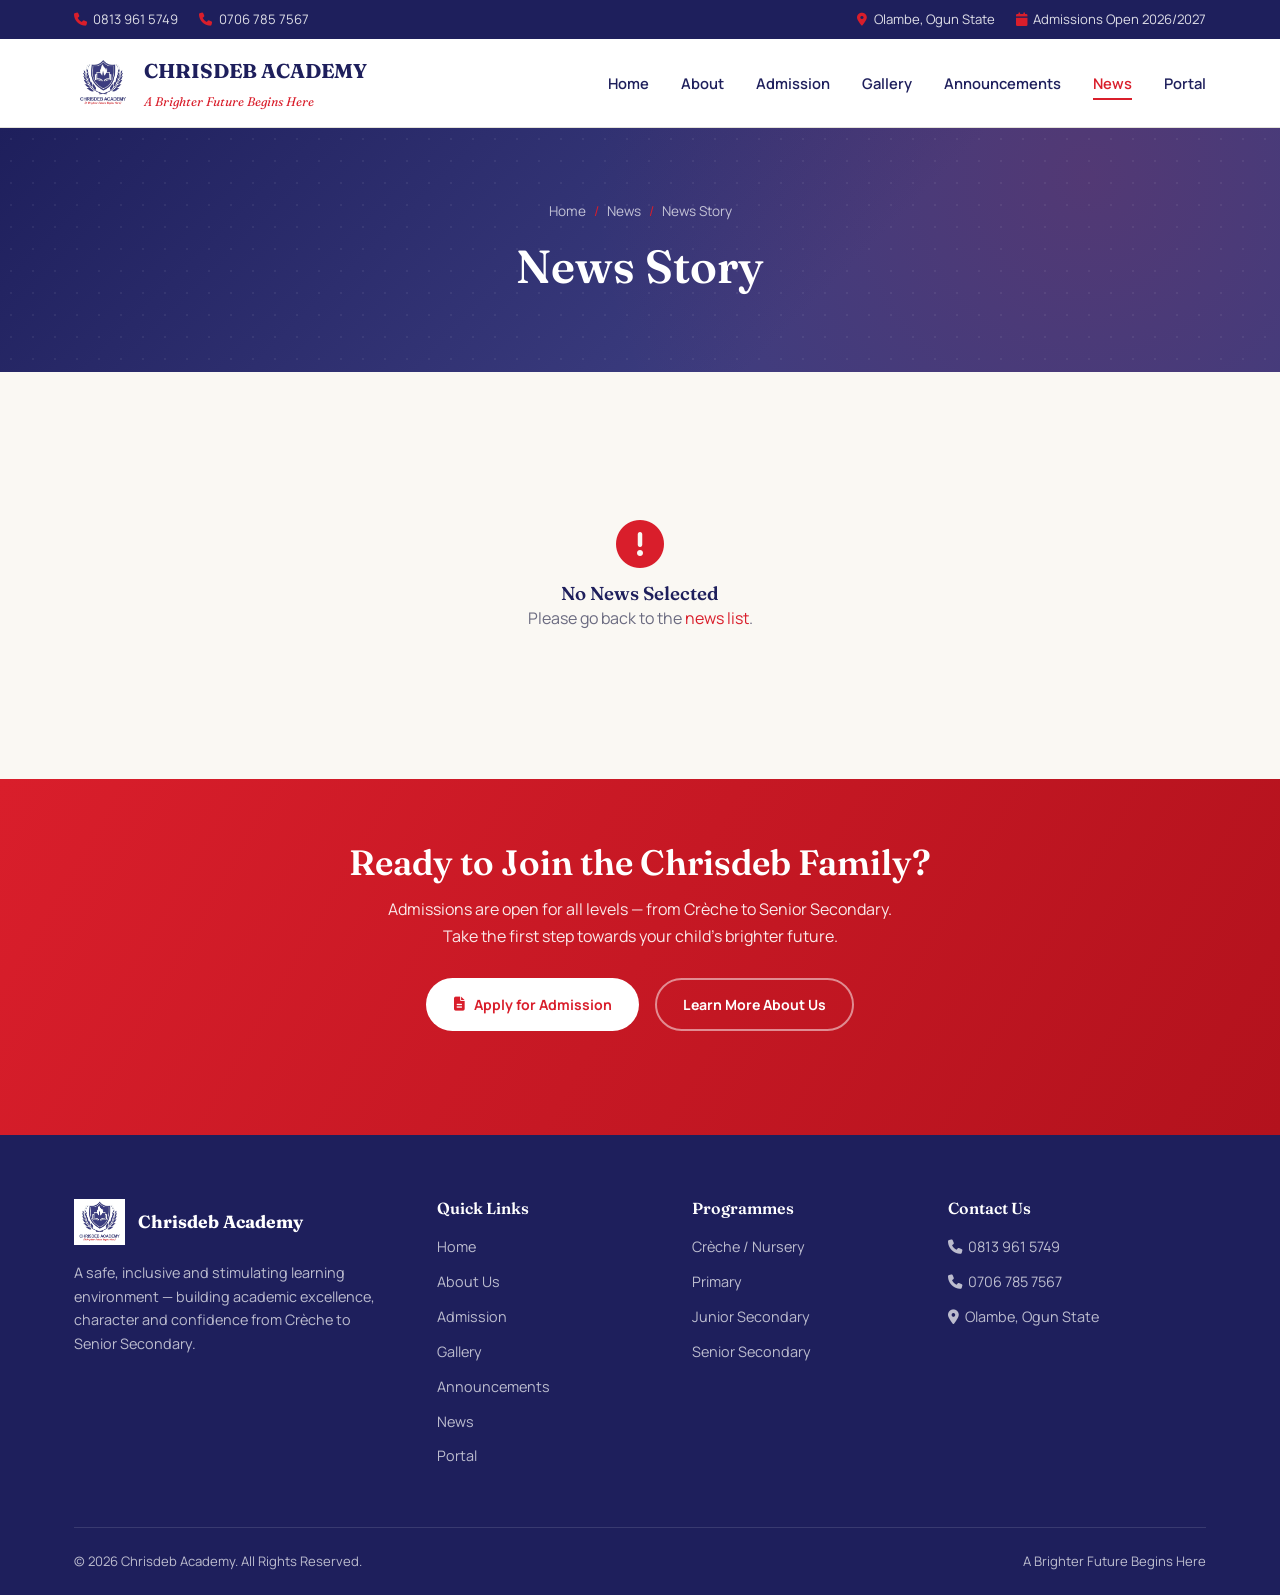
<file: news-single.html>
<!DOCTYPE html>
<html lang="en">
<head>
    <meta charset="UTF-8">
    <meta name="viewport" content="width=device-width, initial-scale=1.0, viewport-fit=cover">
    <title>News | Chrisdeb Academy — Olambe, Ogun State</title>
    <meta name="description" content="Read the full news story from Chrisdeb Academy.">
    <meta name="robots" content="index, follow">
    <meta name="theme-color" content="#3C3D80">

    <link rel="icon" type="image/png" href="logo.png">
    <link rel="apple-touch-icon" href="logo.png">

    <!-- Open Graph -->
    <meta property="og:type" content="website">
    <meta property="og:url" content="https://www.chrisdeb.acad.com.ng/news-single.html">
    <meta property="og:title" content="News | Chrisdeb Academy">
    <meta property="og:description" content="Read the full news story from Chrisdeb Academy.">
    <meta property="og:image" content="https://www.chrisdeb.acad.com.ng/logo.png">
    <meta property="og:locale" content="en_NG">
    <meta property="og:site_name" content="Chrisdeb Academy">

    <!-- Twitter Card -->
    <meta name="twitter:card" content="summary_large_image">
    <meta name="twitter:title" content="News | Chrisdeb Academy">
    <meta name="twitter:description" content="Read the full news story from Chrisdeb Academy.">
    <meta name="twitter:image" content="https://www.chrisdeb.acad.com.ng/logo.png">

    <link rel="canonical" href="https://www.chrisdeb.acad.com.ng/news-single.html">

    <!-- Fonts -->
    <link rel="preconnect" href="https://fonts.googleapis.com">
    <link rel="preconnect" href="https://fonts.gstatic.com" crossorigin>
    <link href="https://fonts.googleapis.com/css2?family=Fraunces:ital,opsz,wght@0,9..144,400;0,9..144,500;0,9..144,600;0,9..144,700;1,9..144,500;1,9..144,600&family=Manrope:wght@400;500;600;700;800&display=swap" rel="stylesheet">
    <link rel="stylesheet" href="https://cdnjs.cloudflare.com/ajax/libs/font-awesome/6.4.0/css/all.min.css">
    <link rel="stylesheet" href="style.css">

    <style>
        .news-detail {
            max-width: 850px;
            margin: 0 auto;
        }
        .news-detail .back-link {
            display: inline-flex;
            align-items: center;
            gap: 8px;
            color: var(--muted);
            margin-bottom: 20px;
            font-weight: 600;
            transition: color 0.3s ease;
        }
        .news-detail .back-link:hover {
            color: var(--navy-900);
        }

        .news-detail .detail-image {
            width: 100%;
            max-height: 450px;
            object-fit: cover;
            border-radius: var(--radius);
            margin-bottom: 25px;
            background: var(--navy-100);
        }

        .news-detail .detail-header {
            margin-bottom: 20px;
        }
        .news-detail .detail-header .news-category {
            display: inline-block;
            font-size: 0.75rem;
            font-weight: 700;
            text-transform: uppercase;
            letter-spacing: 0.04em;
            color: var(--red);
            margin-bottom: 6px;
        }

        .news-detail h1 {
            font-size: 2.2rem;
            margin-bottom: 12px;
            color: var(--navy-900);
        }
        .news-detail .detail-meta {
            display: flex;
            gap: 20px;
            flex-wrap: wrap;
            font-size: 0.85rem;
            color: var(--muted);
            margin-bottom: 20px;
        }
        .news-detail .detail-meta i {
            margin-right: 4px;
        }

        .news-detail .detail-content {
            font-size: 1.05rem;
            line-height: 1.8;
            color: var(--charcoal);
        }
        .news-detail .detail-content p {
            margin-bottom: 16px;
        }

        .news-detail .detail-footer {
            margin-top: 30px;
            padding-top: 20px;
            border-top: 1px solid var(--border);
            display: flex;
            justify-content: space-between;
            flex-wrap: wrap;
            gap: 10px;
        }
        .news-detail .detail-footer .tags {
            display: flex;
            flex-wrap: wrap;
            gap: 8px;
        }
        .news-detail .detail-footer .tags span {
            background: var(--navy-100);
            color: var(--navy-700);
            padding: 4px 12px;
            border-radius: 50px;
            font-size: 0.75rem;
            font-weight: 600;
        }

        /* Comments Section */
        .comments-section {
            margin-top: 40px;
            padding-top: 30px;
            border-top: 2px solid var(--border);
        }
        .comments-section h3 {
            font-size: 1.3rem;
            margin-bottom: 20px;
        }
        .comments-section .comment {
            padding: 16px 0;
            border-bottom: 1px solid var(--border);
        }
        .comments-section .comment:last-child {
            border-bottom: none;
        }
        .comments-section .comment .comment-author {
            font-weight: 600;
            color: var(--navy-900);
        }
        .comments-section .comment .comment-date {
            font-size: 0.75rem;
            color: var(--muted);
        }
        .comments-section .comment .comment-text {
            margin-top: 4px;
            color: var(--charcoal);
        }

        .comment-form {
            margin-top: 20px;
        }
        .comment-form .form-row {
            display: grid;
            grid-template-columns: 1fr 1fr;
            gap: 15px;
        }
        .comment-form input,
        .comment-form textarea {
            width: 100%;
            padding: 10px 14px;
            border: 1px solid var(--border);
            border-radius: 8px;
            font-family: 'Manrope', sans-serif;
            font-size: 0.9rem;
            transition: border-color 0.3s ease;
        }
        .comment-form input:focus,
        .comment-form textarea:focus {
            outline: none;
            border-color: var(--navy-700);
        }
        .comment-form textarea {
            resize: vertical;
            min-height: 100px;
        }
        .comment-form .btn {
            margin-top: 10px;
        }

        .loading-state {
            text-align: center;
            padding: 60px 20px;
            color: var(--muted);
        }
        .loading-state i {
            font-size: 2.5rem;
            color: var(--navy-100);
            margin-bottom: 15px;
        }

        .error-state {
            text-align: center;
            padding: 60px 20px;
            color: var(--muted);
        }
        .error-state i {
            font-size: 3rem;
            color: var(--red);
            margin-bottom: 15px;
        }

        @media (max-width: 768px) {
            .news-detail h1 {
                font-size: 1.6rem;
            }
            .news-detail .detail-content {
                font-size: 0.95rem;
            }
            .comment-form .form-row {
                grid-template-columns: 1fr;
            }
        }
    </style>
</head>
<body>

    <!-- Topbar -->
    <div class="topbar">
        <div class="topbar-inner">
            <div class="topbar-left">
                <span><i class="fas fa-phone"></i><a href="tel:08139615749">0813 961 5749</a></span>
                <span><i class="fas fa-phone"></i><a href="tel:07067857567">0706 785 7567</a></span>
            </div>
            <div class="topbar-right">
                <span><i class="fas fa-map-marker-alt"></i>Olambe, Ogun State</span>
                <span><i class="fas fa-calendar"></i>Admissions Open 2026/2027</span>
            </div>
        </div>
    </div>

    <!-- Header -->
    <header class="site-header">
        <div class="nav-wrapper">
            <a href="index.html" class="brand">
                <img src="logo.png" alt="Chrisdeb Academy Logo">
                <div class="brand-text">
                    <span class="name">CHRISDEB ACADEMY</span>
                    <span class="tagline">A Brighter Future Begins Here</span>
                </div>
            </a>
            <button class="hamburger" id="hamburger" aria-label="Menu"><span></span><span></span><span></span></button>
            <nav class="main-nav" id="mainNav">
                <a href="index.html" class="nav-link">Home</a>
                <a href="about.html" class="nav-link">About</a>
                <a href="admission.html" class="nav-link">Admission</a>
                <a href="gallery.html" class="nav-link">Gallery</a>
                <a href="announcements.html" class="nav-link">Announcements</a>
                <a href="news.html" class="nav-link active">News</a>
                <a href="https://acad.com.ng/chrisdeb/login.php" class="nav-link" target="_blank" rel="noopener">Portal</a>
            </nav>
        </div>
    </header>

    <!-- Page Hero -->
    <section class="page-hero">
        <div class="container">
            <div class="breadcrumb">
                <a href="index.html">Home</a>
                <span class="sep">/</span>
                <a href="news.html">News</a>
                <span class="sep">/</span>
                <span id="breadcrumbTitle">News Story</span>
            </div>
            <h1 id="pageTitle">News Story</h1>
        </div>
    </section>

    <!-- News Detail -->
    <section class="section">
        <div class="container">
            <div class="news-detail" id="newsDetail">
                <div class="loading-state">
                    <i class="fas fa-spinner fa-spin"></i>
                    <h3>Loading News...</h3>
                </div>
            </div>
        </div>
    </section>

    <!-- CTA Banner -->
    <div class="cta-banner">
        <div class="container">
            <h2>Ready to Join the Chrisdeb Family?</h2>
            <p>Admissions are open for all levels — from Crèche to Senior Secondary. Take the first step towards your child's brighter future.</p>
            <div class="hero-cta">
                <a href="admission.html" class="btn btn-red" style="background:var(--white); color:var(--red);"><i class="fas fa-file-alt"></i> Apply for Admission</a>
                <a href="about.html" class="btn btn-outline-white">Learn More About Us</a>
            </div>
        </div>
    </div>

    <!-- Footer -->
    <footer>
        <div class="container">
            <div class="footer-grid">
                <div>
                    <div class="footer-brand">
                        <img src="logo.png" alt="Chrisdeb Academy Logo">
                        <span class="name">Chrisdeb Academy</span>
                    </div>
                    <p class="footer-desc">A safe, inclusive and stimulating learning environment — building academic excellence, character and confidence from Crèche to Senior Secondary.</p>
                </div>
                <div>
                    <h3 class="footer-heading">Quick Links</h3>
                    <ul class="footer-links">
                        <li><a href="index.html">Home</a></li>
                        <li><a href="about.html">About Us</a></li>
                        <li><a href="admission.html">Admission</a></li>
                        <li><a href="gallery.html">Gallery</a></li>
                        <li><a href="announcements.html">Announcements</a></li>
                        <li><a href="news.html">News</a></li>
                        <li><a href="https://acad.com.ng/chrisdeb/login.php" target="_blank" rel="noopener">Portal</a></li>
                    </ul>
                </div>
                <div>
                    <h3 class="footer-heading">Programmes</h3>
                    <ul class="footer-links">
                        <li><a href="admission.html">Crèche / Nursery</a></li>
                        <li><a href="admission.html">Primary</a></li>
                        <li><a href="admission.html">Junior Secondary</a></li>
                        <li><a href="admission.html">Senior Secondary</a></li>
                    </ul>
                </div>
                <div>
                    <h3 class="footer-heading">Contact Us</h3>
                    <ul class="footer-links">
                        <li><i class="fas fa-phone" style="margin-right:0.4rem;"></i><a href="tel:08139615749">0813 961 5749</a></li>
                        <li><i class="fas fa-phone" style="margin-right:0.4rem;"></i><a href="tel:07067857567">0706 785 7567</a></li>
                        <li><i class="fas fa-location-dot" style="margin-right:0.4rem;"></i><span>Olambe, Ogun State</span></li>
                    </ul>
                </div>
            </div>
            <div class="footer-bottom">
                <p>&copy; 2026 Chrisdeb Academy. All Rights Reserved.</p>
                <p>A Brighter Future Begins Here</p>
            </div>
        </div>
    </footer>

    <script src="assets/js/api.js"></script>
    <script>
        // ============================================
        // Single News Page Scripts
        // ============================================

        const newsDetail = document.getElementById('newsDetail');

        // Mobile nav
        const hamburger = document.getElementById('hamburger');
        const nav = document.getElementById('mainNav');
        hamburger.addEventListener('click', () => nav.classList.toggle('open'));
        nav.querySelectorAll('a').forEach(a => a.addEventListener('click', () => nav.classList.remove('open')));

        // ============================================
        // Get Slug from URL
        // ============================================

        function getUrlParameter(name) {
            const urlParams = new URLSearchParams(window.location.search);
            return urlParams.get(name);
        }

        // ============================================
        // Load News
        // ============================================

        async function loadNews() {
            const slug = getUrlParameter('slug');
            if (!slug) {
                newsDetail.innerHTML = `
                    <div class="error-state">
                        <i class="fas fa-exclamation-circle"></i>
                        <h3>No News Selected</h3>
                        <p>Please go back to the <a href="news.html" style="color:var(--red);">news list</a>.</p>
                    </div>
                `;
                return;
            }

            const data = await fetchNewsBySlug(slug);

            if (data.status === 'success' && data.data) {
                renderNews(data.data);
            } else {
                newsDetail.innerHTML = `
                    <div class="error-state">
                        <i class="fas fa-exclamation-circle"></i>
                        <h3>News Not Found</h3>
                        <p>${data.message || 'The news story you\'re looking for could not be found.'}</p>
                        <p><a href="news.html" style="color:var(--red);">View all news</a></p>
                    </div>
                `;
            }
        }

        function renderNews(item) {
            const baseUrl = 'https://acad.com.ng/chrisdeb/uploads/news/';
            const imageUrl = item.featured_image 
                ? baseUrl + API_CONFIG.schoolId + '/' + item.featured_image
                : 'https://images.unsplash.com/photo-1509062522246-3755977927d7?w=1200&q=80';

            // Update page title and breadcrumb
            document.getElementById('pageTitle').textContent = item.title;
            document.getElementById('breadcrumbTitle').textContent = item.title;

            newsDetail.innerHTML = `
                <a href="news.html" class="back-link"><i class="fas fa-arrow-left"></i> Back to News</a>
                
                <img class="detail-image" src="${imageUrl}" alt="${escapeHtml(item.title)}" loading="lazy">
                
                <div class="detail-header">
                    <div class="news-category">${escapeHtml(item.category_name || 'General')}</div>
                    <h1>${escapeHtml(item.title)}</h1>
                    <div class="detail-meta">
                        <span><i class="fas fa-user"></i> ${escapeHtml(item.author || 'Admin')}</span>
                        <span><i class="fas fa-calendar"></i> ${formatDateFull(item.published_date || item.created_at)}</span>
                        <span><i class="fas fa-eye"></i> ${item.view_count || 0} views</span>
                    </div>
                </div>
                
                <div class="detail-content">
                    ${item.content.split('\n').map(p => `<p>${escapeHtml(p)}</p>`).join('')}
                </div>
                
                <div class="detail-footer">
                    ${item.tags ? `
                        <div class="tags">
                            ${item.tags.split(',').map(tag => `<span>#${escapeHtml(tag.trim())}</span>`).join('')}
                        </div>
                    ` : ''}
                    <div style="font-size:0.8rem; color:var(--muted);">
                        <i class="fas fa-clock"></i> Updated: ${formatDateFull(item.updated_at || item.created_at)}
                    </div>
                </div>

                <!-- Comments Section -->
                ${renderComments(item.comments || [])}
            `;
        }

        // ============================================
        // Render Comments
        // ============================================

        function renderComments(comments) {
            const approvedComments = comments.filter(c => c.is_approved == 1);
            
            let html = `
                <div class="comments-section">
                    <h3><i class="fas fa-comments"></i> Comments (${approvedComments.length})</h3>
            `;

            if (approvedComments.length > 0) {
                html += approvedComments.map(c => `
                    <div class="comment">
                        <div>
                            <span class="comment-author">${escapeHtml(c.name)}</span>
                            <span class="comment-date">${formatDateFull(c.created_at)}</span>
                        </div>
                        <div class="comment-text">${escapeHtml(c.comment)}</div>
                    </div>
                `).join('');
            } else {
                html += `<p style="color:var(--muted);">No comments yet. Be the first to share your thoughts!</p>`;
            }

            // Comment Form
            html += `
                <div class="comment-form">
                    <h4 style="margin-bottom:15px; font-size:1.1rem;">Leave a Comment</h4>
                    <form id="commentForm" onsubmit="submitComment(event)">
                        <div class="form-row">
                            <input type="text" id="commentName" placeholder="Your Name *" required>
                            <input type="email" id="commentEmail" placeholder="Your Email (optional)">
                        </div>
                        <textarea id="commentText" placeholder="Write your comment here..." required></textarea>
                        <button type="submit" class="btn btn-red">Post Comment</button>
                    </form>
                    <div id="commentMessage" style="margin-top:10px;"></div>
                </div>
            </div>`;

            return html;
        }

        // ============================================
        // Submit Comment
        // ============================================

        async function submitComment(e) {
            e.preventDefault();

            const name = document.getElementById('commentName').value.trim();
            const email = document.getElementById('commentEmail').value.trim();
            const comment = document.getElementById('commentText').value.trim();
            const messageEl = document.getElementById('commentMessage');

            if (!name || !comment) {
                messageEl.innerHTML = '<p style="color:var(--red);">Please fill in all required fields.</p>';
                return;
            }

            const slug = getUrlParameter('slug');
            if (!slug) {
                messageEl.innerHTML = '<p style="color:var(--red);">Error: Could not identify this news post.</p>';
                return;
            }

            // First get the news ID from the slug
            try {
                const newsData = await fetchNewsBySlug(slug);
                if (!newsData.status === 'success' || !newsData.data) {
                    messageEl.innerHTML = '<p style="color:var(--red);">Could not find this news post.</p>';
                    return;
                }
                const newsId = newsData.data.id;

                const result = await submitComment(newsId, name, email, comment);

                if (result.status === 'success') {
                    messageEl.innerHTML = '<p style="color:green;">✓ Your comment has been submitted for approval.</p>';
                    document.getElementById('commentForm').reset();
                } else {
                    messageEl.innerHTML = `<p style="color:var(--red);">${result.message || 'Error submitting comment.'}</p>`;
                }
            } catch (error) {
                messageEl.innerHTML = '<p style="color:var(--red);">Network error. Please try again.</p>';
            }
        }

        // ============================================
        // Initialize
        // ============================================

        document.addEventListener('DOMContentLoaded', function() {
            loadNews();
        });
    </script>
</body>
</html>
</file>
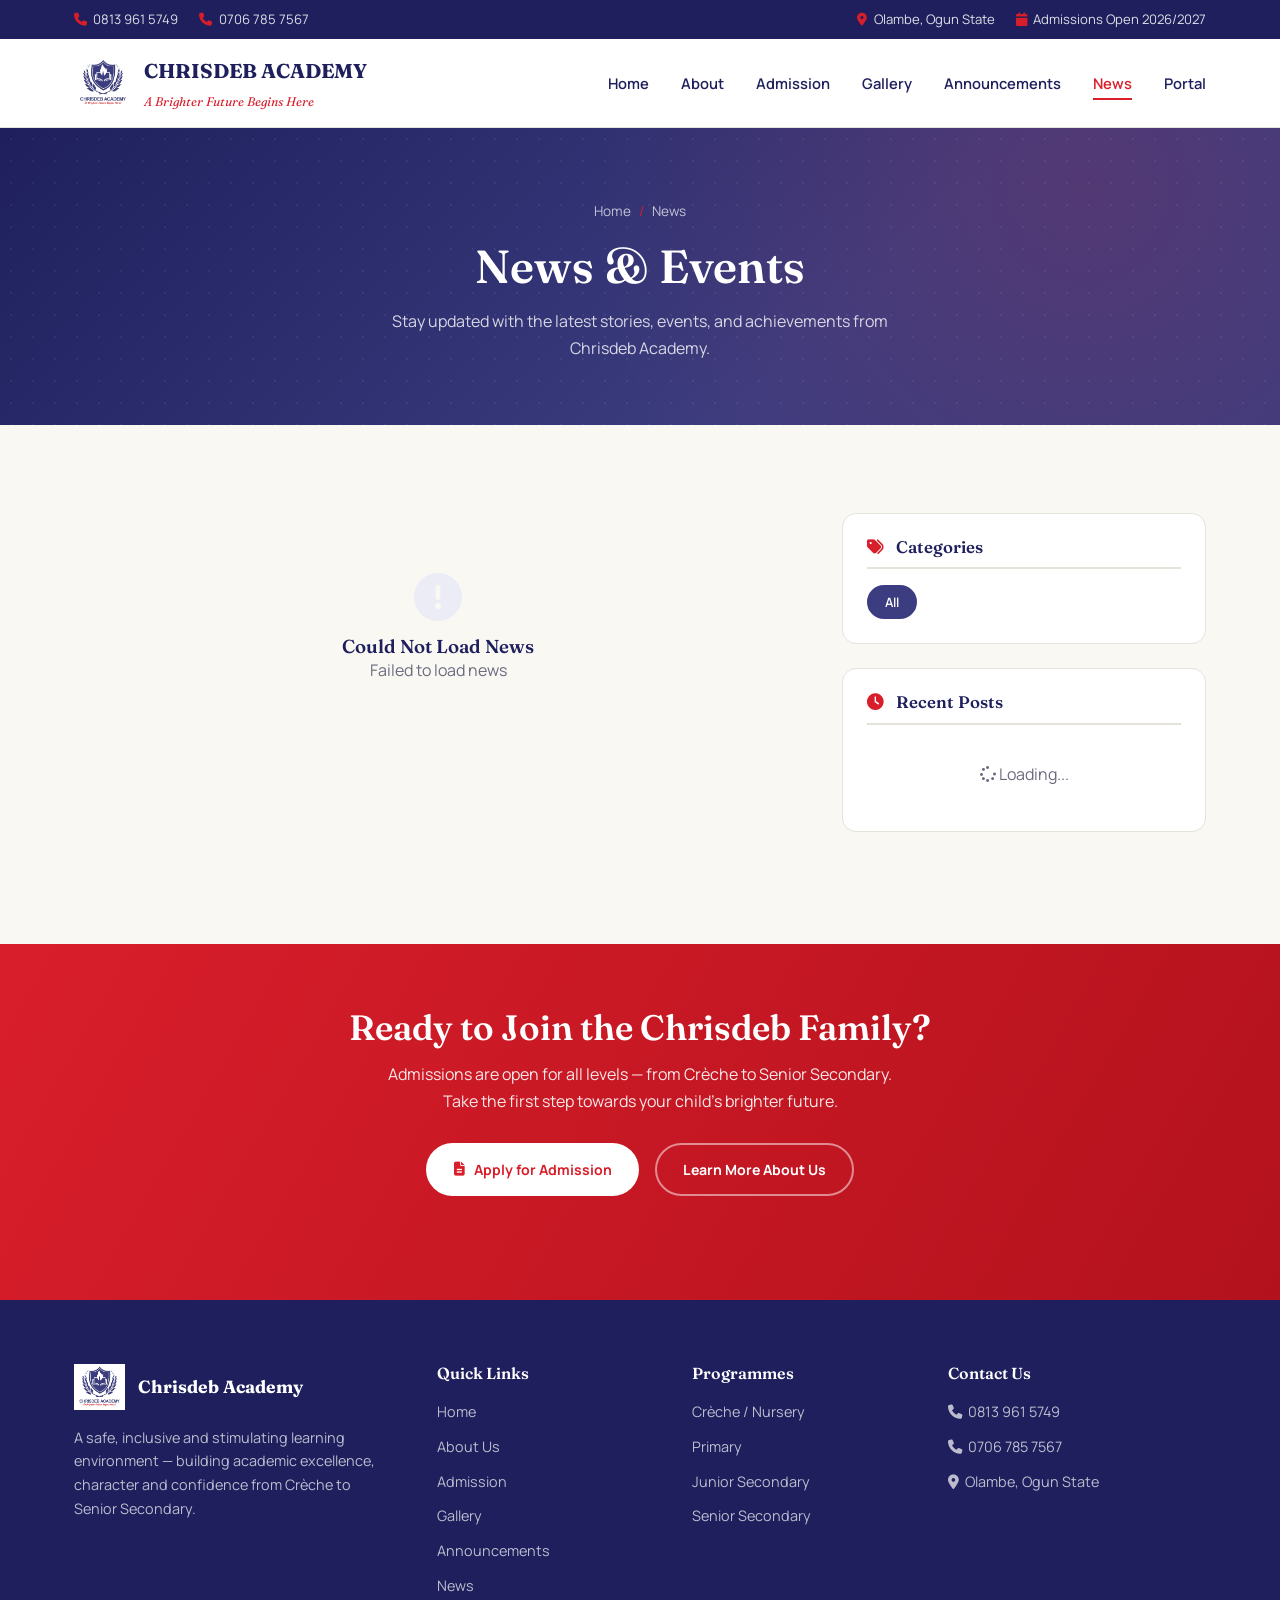
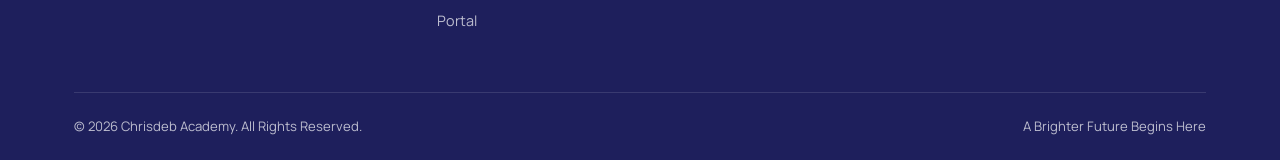
<file: news.html>
<!DOCTYPE html>
<html lang="en">
<head>
    <meta charset="UTF-8">
    <meta name="viewport" content="width=device-width, initial-scale=1.0, viewport-fit=cover">
    <title>News & Events | Chrisdeb Academy — Olambe, Ogun State</title>
    <meta name="description" content="Latest news, events, and stories from Chrisdeb Academy. Stay connected with our vibrant school community.">
    <meta name="robots" content="index, follow">
    <meta name="theme-color" content="#3C3D80">

    <link rel="icon" type="image/png" href="logo.png">
    <link rel="apple-touch-icon" href="logo.png">

    <!-- Open Graph -->
    <meta property="og:type" content="website">
    <meta property="og:url" content="https://www.chrisdeb.acad.com.ng/news.html">
    <meta property="og:title" content="News & Events | Chrisdeb Academy">
    <meta property="og:description" content="Latest news, events, and stories from Chrisdeb Academy.">
    <meta property="og:image" content="https://www.chrisdeb.acad.com.ng/logo.png">
    <meta property="og:locale" content="en_NG">
    <meta property="og:site_name" content="Chrisdeb Academy">

    <!-- Twitter Card -->
    <meta name="twitter:card" content="summary_large_image">
    <meta name="twitter:title" content="News & Events | Chrisdeb Academy">
    <meta name="twitter:description" content="Latest news, events, and stories from Chrisdeb Academy.">
    <meta name="twitter:image" content="https://www.chrisdeb.acad.com.ng/logo.png">

    <link rel="canonical" href="https://www.chrisdeb.acad.com.ng/news.html">

    <!-- Fonts -->
    <link rel="preconnect" href="https://fonts.googleapis.com">
    <link rel="preconnect" href="https://fonts.gstatic.com" crossorigin>
    <link href="https://fonts.googleapis.com/css2?family=Fraunces:ital,opsz,wght@0,9..144,400;0,9..144,500;0,9..144,600;0,9..144,700;1,9..144,500;1,9..144,600&family=Manrope:wght@400;500;600;700;800&display=swap" rel="stylesheet">
    <link rel="stylesheet" href="https://cdnjs.cloudflare.com/ajax/libs/font-awesome/6.4.0/css/all.min.css">
    <link rel="stylesheet" href="style.css">

    <style>
        /* News-specific styles */
        .news-layout {
            display: grid;
            grid-template-columns: 2fr 1fr;
            gap: 40px;
        }

        .news-grid {
            display: flex;
            flex-direction: column;
            gap: 30px;
        }

        .news-card {
            background: var(--white);
            border: 1px solid var(--border);
            border-radius: var(--radius);
            overflow: hidden;
            transition: transform 0.3s ease, box-shadow 0.3s ease;
        }
        .news-card:hover {
            transform: translateY(-4px);
            box-shadow: var(--shadow);
        }
        .news-card .news-image {
            width: 100%;
            height: 260px;
            object-fit: cover;
            background: var(--navy-100);
        }
        .news-card .news-body {
            padding: 24px 28px;
        }
        .news-card .news-body .news-category {
            display: inline-block;
            font-size: 0.7rem;
            font-weight: 700;
            text-transform: uppercase;
            letter-spacing: 0.04em;
            color: var(--red);
            margin-bottom: 6px;
        }
        .news-card .news-body h3 {
            font-size: 1.3rem;
            margin-bottom: 8px;
            color: var(--navy-900);
            transition: color 0.3s ease;
        }
        .news-card:hover .news-body h3 {
            color: var(--red);
        }
        .news-card .news-body .news-meta {
            display: flex;
            gap: 16px;
            flex-wrap: wrap;
            font-size: 0.8rem;
            color: var(--muted);
            margin-bottom: 10px;
        }
        .news-card .news-body .news-meta i {
            margin-right: 4px;
        }
        .news-card .news-body .news-excerpt {
            color: var(--charcoal);
            line-height: 1.7;
        }
        .news-card .news-body .read-more {
            display: inline-block;
            color: var(--red);
            font-weight: 600;
            font-size: 0.85rem;
            margin-top: 12px;
        }
        .news-card .news-body .read-more i {
            transition: transform 0.3s ease;
        }
        .news-card:hover .news-body .read-more i {
            transform: translateX(4px);
        }

        /* Sidebar */
        .news-sidebar .widget {
            background: var(--white);
            border: 1px solid var(--border);
            border-radius: var(--radius);
            padding: 24px;
            margin-bottom: 24px;
        }
        .news-sidebar .widget h4 {
            font-size: 1.05rem;
            margin-bottom: 16px;
            padding-bottom: 10px;
            border-bottom: 2px solid var(--border);
        }
        .news-sidebar .widget h4 i {
            color: var(--red);
            margin-right: 8px;
        }

        .news-sidebar .category-list {
            display: flex;
            flex-wrap: wrap;
            gap: 8px;
        }
        .news-sidebar .category-list button {
            padding: 6px 16px;
            border: 2px solid var(--border);
            border-radius: 50px;
            background: var(--white);
            font-family: 'Manrope', sans-serif;
            font-weight: 600;
            font-size: 0.8rem;
            color: var(--muted);
            cursor: pointer;
            transition: all 0.3s ease;
        }
        .news-sidebar .category-list button:hover {
            border-color: var(--navy-700);
            color: var(--navy-900);
        }
        .news-sidebar .category-list button.active {
            background: var(--navy-700);
            border-color: var(--navy-700);
            color: var(--white);
        }

        .news-sidebar .recent-list {
            list-style: none;
        }
        .news-sidebar .recent-list li {
            padding: 10px 0;
            border-bottom: 1px solid var(--border);
        }
        .news-sidebar .recent-list li:last-child {
            border-bottom: none;
        }
        .news-sidebar .recent-list a {
            display: block;
            font-weight: 500;
            color: var(--charcoal);
            transition: color 0.3s ease;
        }
        .news-sidebar .recent-list a:hover {
            color: var(--red);
        }
        .news-sidebar .recent-list .date {
            font-size: 0.7rem;
            color: var(--muted);
        }

        .empty-state {
            text-align: center;
            padding: 60px 20px;
            color: var(--muted);
            grid-column: 1 / -1;
        }
        .empty-state i {
            font-size: 3rem;
            color: var(--navy-100);
            margin-bottom: 15px;
        }

        /* Load More */
        .load-more {
            text-align: center;
            margin-top: 30px;
        }

        /* Responsive */
        @media (max-width: 992px) {
            .news-layout {
                grid-template-columns: 1fr;
            }
        }
        @media (max-width: 768px) {
            .news-card .news-image {
                height: 200px;
            }
            .news-card .news-body {
                padding: 18px 20px;
            }
            .news-card .news-body h3 {
                font-size: 1.1rem;
            }
        }
    </style>
</head>
<body>

    <!-- Topbar -->
    <div class="topbar">
        <div class="topbar-inner">
            <div class="topbar-left">
                <span><i class="fas fa-phone"></i><a href="tel:08139615749">0813 961 5749</a></span>
                <span><i class="fas fa-phone"></i><a href="tel:07067857567">0706 785 7567</a></span>
            </div>
            <div class="topbar-right">
                <span><i class="fas fa-map-marker-alt"></i>Olambe, Ogun State</span>
                <span><i class="fas fa-calendar"></i>Admissions Open 2026/2027</span>
            </div>
        </div>
    </div>

    <!-- Header -->
    <header class="site-header">
        <div class="nav-wrapper">
            <a href="index.html" class="brand">
                <img src="logo.png" alt="Chrisdeb Academy Logo">
                <div class="brand-text">
                    <span class="name">CHRISDEB ACADEMY</span>
                    <span class="tagline">A Brighter Future Begins Here</span>
                </div>
            </a>
            <button class="hamburger" id="hamburger" aria-label="Menu"><span></span><span></span><span></span></button>
            <nav class="main-nav" id="mainNav">
                <a href="index.html" class="nav-link">Home</a>
                <a href="about.html" class="nav-link">About</a>
                <a href="admission.html" class="nav-link">Admission</a>
                <a href="gallery.html" class="nav-link">Gallery</a>
                <a href="announcements.html" class="nav-link">Announcements</a>
                <a href="news.html" class="nav-link active">News</a>
                <a href="https://acad.com.ng/chrisdeb/login.php" class="nav-link" target="_blank" rel="noopener">Portal</a>
            </nav>
        </div>
    </header>

    <!-- Page Hero -->
    <section class="page-hero">
        <div class="container">
            <div class="breadcrumb">
                <a href="index.html">Home</a>
                <span class="sep">/</span>
                <span>News</span>
            </div>
            <h1>News &amp; Events</h1>
            <p>Stay updated with the latest stories, events, and achievements from Chrisdeb Academy.</p>
        </div>
    </section>

    <!-- News Section -->
    <section class="section">
        <div class="container">
            <div class="news-layout">
                <!-- Main News Grid -->
                <div>
                    <div class="news-grid" id="newsGrid">
                        <div class="empty-state">
                            <i class="fas fa-spinner fa-spin"></i>
                            <h3>Loading News...</h3>
                        </div>
                    </div>
                    <div class="load-more" id="loadMoreContainer">
                        <button class="btn btn-red" id="loadMoreBtn" style="display:none;">
                            <i class="fas fa-plus"></i> Load More
                        </button>
                    </div>
                </div>

                <!-- Sidebar -->
                <aside class="news-sidebar">
                    <!-- Categories -->
                    <div class="widget">
                        <h4><i class="fas fa-tags"></i> Categories</h4>
                        <div class="category-list" id="categoryList">
                            <button class="active" data-category="all" onclick="filterByCategory('all')">All</button>
                        </div>
                    </div>

                    <!-- Recent Posts -->
                    <div class="widget">
                        <h4><i class="fas fa-clock"></i> Recent Posts</h4>
                        <ul class="recent-list" id="recentPosts">
                            <li style="text-align:center; padding:20px; color:var(--muted);">
                                <i class="fas fa-spinner fa-spin"></i> Loading...
                            </li>
                        </ul>
                    </div>
                </aside>
            </div>
        </div>
    </section>

    <!-- CTA Banner -->
    <div class="cta-banner">
        <div class="container">
            <h2>Ready to Join the Chrisdeb Family?</h2>
            <p>Admissions are open for all levels — from Crèche to Senior Secondary. Take the first step towards your child's brighter future.</p>
            <div class="hero-cta">
                <a href="admission.html" class="btn btn-red" style="background:var(--white); color:var(--red);"><i class="fas fa-file-alt"></i> Apply for Admission</a>
                <a href="about.html" class="btn btn-outline-white">Learn More About Us</a>
            </div>
        </div>
    </div>

    <!-- Footer -->
    <footer>
        <div class="container">
            <div class="footer-grid">
                <div>
                    <div class="footer-brand">
                        <img src="logo.png" alt="Chrisdeb Academy Logo">
                        <span class="name">Chrisdeb Academy</span>
                    </div>
                    <p class="footer-desc">A safe, inclusive and stimulating learning environment — building academic excellence, character and confidence from Crèche to Senior Secondary.</p>
                </div>
                <div>
                    <h3 class="footer-heading">Quick Links</h3>
                    <ul class="footer-links">
                        <li><a href="index.html">Home</a></li>
                        <li><a href="about.html">About Us</a></li>
                        <li><a href="admission.html">Admission</a></li>
                        <li><a href="gallery.html">Gallery</a></li>
                        <li><a href="announcements.html">Announcements</a></li>
                        <li><a href="news.html">News</a></li>
                        <li><a href="https://acad.com.ng/chrisdeb/login.php" target="_blank" rel="noopener">Portal</a></li>
                    </ul>
                </div>
                <div>
                    <h3 class="footer-heading">Programmes</h3>
                    <ul class="footer-links">
                        <li><a href="admission.html">Crèche / Nursery</a></li>
                        <li><a href="admission.html">Primary</a></li>
                        <li><a href="admission.html">Junior Secondary</a></li>
                        <li><a href="admission.html">Senior Secondary</a></li>
                    </ul>
                </div>
                <div>
                    <h3 class="footer-heading">Contact Us</h3>
                    <ul class="footer-links">
                        <li><i class="fas fa-phone" style="margin-right:0.4rem;"></i><a href="tel:08139615749">0813 961 5749</a></li>
                        <li><i class="fas fa-phone" style="margin-right:0.4rem;"></i><a href="tel:07067857567">0706 785 7567</a></li>
                        <li><i class="fas fa-location-dot" style="margin-right:0.4rem;"></i><span>Olambe, Ogun State</span></li>
                    </ul>
                </div>
            </div>
            <div class="footer-bottom">
                <p>&copy; 2026 Chrisdeb Academy. All Rights Reserved.</p>
                <p>A Brighter Future Begins Here</p>
            </div>
        </div>
    </footer>

    <script src="assets/js/api.js"></script>
    <script>
        // ============================================
        // News Page Scripts
        // ============================================

        let currentCategory = 'all';
        let currentPage = 0;
        const limit = 6;
        let totalNews = 0;
        let allNews = [];
        let categories = [];
        let recentPosts = [];

        const newsGrid = document.getElementById('newsGrid');
        const categoryList = document.getElementById('categoryList');
        const recentPostsEl = document.getElementById('recentPosts');
        const loadMoreBtn = document.getElementById('loadMoreBtn');

        // Mobile nav
        const hamburger = document.getElementById('hamburger');
        const nav = document.getElementById('mainNav');
        hamburger.addEventListener('click', () => nav.classList.toggle('open'));
        nav.querySelectorAll('a').forEach(a => a.addEventListener('click', () => nav.classList.remove('open')));

        // ============================================
        // Load News
        // ============================================

        async function loadNews(category = null, reset = true) {
            if (reset) {
                currentPage = 0;
                newsGrid.innerHTML = `
                    <div class="empty-state">
                        <i class="fas fa-spinner fa-spin"></i>
                        <h3>Loading News...</h3>
                    </div>
                `;
                loadMoreBtn.style.display = 'none';
            }

            const offset = currentPage * limit;
            const data = await fetchNews(category, limit, offset);

            if (data.status === 'success') {
                if (reset) {
                    allNews = data.data?.news || [];
                    totalNews = data.data?.total || 0;
                    categories = data.data?.categories || [];
                    recentPosts = data.data?.recent_posts || [];
                } else {
                    allNews = allNews.concat(data.data?.news || []);
                }
                renderNews(allNews);
                renderCategories();
                renderRecentPosts();
                updateLoadMore();
            } else {
                newsGrid.innerHTML = `
                    <div class="empty-state">
                        <i class="fas fa-exclamation-circle"></i>
                        <h3>Could Not Load News</h3>
                        <p>${data.message || 'Please try again later.'}</p>
                    </div>
                `;
            }
        }

        function renderNews(news) {
            if (!news || news.length === 0) {
                newsGrid.innerHTML = `
                    <div class="empty-state">
                        <i class="fas fa-newspaper"></i>
                        <h3>No News Posts</h3>
                        <p>Check back soon for updates.</p>
                    </div>
                `;
                return;
            }

            const baseUrl = 'https://acad.com.ng/chrisdeb/uploads/news/';
            const siteUrl = 'https://chrisdeb.acad.com.ng';

            newsGrid.innerHTML = news.map(item => {
                const imageUrl = item.featured_image 
                    ? baseUrl + API_CONFIG.schoolId + '/' + item.featured_image
                    : 'https://images.unsplash.com/photo-1509062522246-3755977927d7?w=800&q=80';

                return `
                    <article class="news-card">
                        <img class="news-image" src="${imageUrl}" alt="${escapeHtml(item.title)}" loading="lazy">
                        <div class="news-body">
                            <div class="news-category">${escapeHtml(item.category_name || 'General')}</div>
                            <h3>${escapeHtml(item.title)}</h3>
                            <div class="news-meta">
                                <span><i class="fas fa-user"></i> ${escapeHtml(item.author || 'Admin')}</span>
                                <span><i class="fas fa-calendar"></i> ${formatDate(item.published_date || item.created_at)}</span>
                                <span><i class="fas fa-eye"></i> ${item.view_count || 0} views</span>
                            </div>
                            <div class="news-excerpt">
                                <p>${escapeHtml(item.content.substring(0, 200))}${item.content.length > 200 ? '...' : ''}</p>
                            </div>
                            <a href="news-single.html?slug=${item.slug}" class="read-more">Read More <i class="fas fa-arrow-right"></i></a>
                        </div>
                    </article>
                `;
            }).join('');
        }

        // ============================================
        // Categories
        // ============================================

        function renderCategories() {
            if (!categories || categories.length === 0) {
                categoryList.innerHTML = `<button class="active" data-category="all" onclick="filterByCategory('all')">All</button>`;
                return;
            }

            let html = `<button class="active" data-category="all" onclick="filterByCategory('all')">All</button>`;
            categories.forEach(cat => {
                html += `<button data-category="${cat.id}" onclick="filterByCategory('${cat.id}')">${escapeHtml(cat.category_name)}</button>`;
            });
            categoryList.innerHTML = html;
        }

        function filterByCategory(category) {
            currentCategory = category;
            document.querySelectorAll('#categoryList button').forEach(btn => {
                btn.classList.remove('active');
                if (btn.dataset.category == category) {
                    btn.classList.add('active');
                }
            });
            loadNews(category === 'all' ? null : category, true);
        }

        // ============================================
        // Recent Posts
        // ============================================

        function renderRecentPosts() {
            if (!recentPosts || recentPosts.length === 0) {
                recentPostsEl.innerHTML = '<li style="color:var(--muted);">No recent posts.</li>';
                return;
            }

            recentPostsEl.innerHTML = recentPosts.map(item => `
                <li>
                    <a href="news-single.html?slug=${item.slug}">${escapeHtml(item.title)}</a>
                    <div class="date">${formatDate(item.published_date)}</div>
                </li>
            `).join('');
        }

        // ============================================
        // Load More
        // ============================================

        function updateLoadMore() {
            if (allNews.length < totalNews) {
                loadMoreBtn.style.display = 'inline-flex';
                loadMoreBtn.innerHTML = `<i class="fas fa-plus"></i> Load More (${allNews.length}/${totalNews})`;
            } else {
                loadMoreBtn.style.display = 'none';
            }
        }

        loadMoreBtn.addEventListener('click', function() {
            currentPage++;
            loadNews(currentCategory === 'all' ? null : currentCategory, false);
        });

        // ============================================
        // Initialize
        // ============================================

        document.addEventListener('DOMContentLoaded', function() {
            loadNews(null, true);
        });
    </script>
</body>
</html>
</file>
<file: style.css>
:root{
    --navy-900:#1E1F5C;
    --navy-700:#3C3D80;
    --navy-600:#4A4B96;
    --navy-100:#ECECF6;
    --navy-50:#F5F5FA;
    --red:#D91E2B;
    --red-dark:#B3121D;
    --cream:#FAF8F3;
    --white:#FFFFFF;
    --charcoal:#262637;
    --muted:#6B6B80;
    --border:#E4E2DA;
    --radius:14px;
    --shadow:0 20px 50px -20px rgba(30,31,92,0.25);
  }
  *{margin:0;padding:0;box-sizing:border-box;}
  html{scroll-behavior:smooth;}
  body{
    font-family:'Manrope',sans-serif;
    background:var(--cream);
    color:var(--charcoal);
    line-height:1.65;
    -webkit-font-smoothing:antialiased;
  }
  h1,h2,h3,h4{font-family:'Fraunces',serif; color:var(--navy-900); line-height:1.15; font-weight:600;}
  a{text-decoration:none; color:inherit;}
  img{max-width:100%; display:block;}
  .container{max-width:1180px; margin:0 auto; padding:0 1.5rem;}
  ul{list-style:none;}
  button{font-family:inherit; cursor:pointer;}

  .eyebrow{
    display:inline-flex; align-items:center; gap:0.5rem;
    font-family:'Fraunces',serif; font-style:italic; font-weight:500;
    color:var(--red); font-size:1rem; margin-bottom:0.6rem;
    letter-spacing:0.01em;
  }
  .eyebrow::before{content:''; width:22px; height:1.5px; background:var(--red); display:inline-block;}

  .section{padding:5.5rem 0;}
  .section-alt{background:var(--navy-50);}
  .section-title{font-size:clamp(1.8rem,3.2vw,2.6rem); margin-bottom:0.9rem; max-width:640px;}
  .section-sub{color:var(--muted); font-size:1.05rem; max-width:560px; margin-bottom:3rem;}

  /* ===== Laurel signature (SVG data via inline, reused as divider) ===== */
  .laurel-divider{display:flex; align-items:center; justify-content:center; gap:1rem; margin:0 auto 2.5rem; width:fit-content;}
  .laurel-divider svg{width:34px; height:34px; fill:var(--navy-700);}
  .laurel-divider .dot{width:6px; height:6px; border-radius:50%; background:var(--red);}

  /* ===== TOPBAR ===== */
  .topbar{background:var(--navy-900); color:rgba(255,255,255,0.85); font-size:0.82rem;}
  .topbar-inner{max-width:1180px; margin:0 auto; padding:0.55rem 1.5rem; display:flex; justify-content:space-between; align-items:center; flex-wrap:wrap; gap:0.5rem;}
  .topbar a{color:rgba(255,255,255,0.85);}
  .topbar-left,.topbar-right{display:flex; gap:1.3rem; flex-wrap:wrap;}
  .topbar i{margin-right:0.4rem; color:var(--red);}

  /* ===== HEADER ===== */
  header.site-header{
    position:sticky; top:0; z-index:100; background:var(--white);
    border-bottom:1px solid var(--border);
  }
  .nav-wrapper{max-width:1180px; margin:0 auto; padding:0.9rem 1.5rem; display:flex; align-items:center; justify-content:space-between;}
  .brand{display:flex; align-items:center; gap:0.75rem;}
  .brand img{height:52px; width:auto;}
  .brand-text .name{font-family:'Fraunces',serif; font-weight:700; font-size:1.25rem; color:var(--navy-900); display:block;}
  .brand-text .tagline{font-family:'Fraunces',serif; font-style:italic; color:var(--red); font-size:0.78rem;}
  nav.main-nav{display:flex; align-items:center; gap:2rem;}
  nav.main-nav a{font-weight:600; font-size:0.92rem; color:var(--navy-900); position:relative; padding:0.3rem 0;}
  nav.main-nav a::after{content:''; position:absolute; bottom:0; left:0; height:2px; width:0; background:var(--red); transition:width 0.25s;}
  nav.main-nav a:hover::after{width:100%;}
  nav.main-nav a.active{color:var(--red);}
  nav.main-nav a.active::after{width:100%;}
  .btn{
    display:inline-flex; align-items:center; gap:0.55rem; font-weight:700; font-size:0.88rem;
    padding:0.8rem 1.6rem; border-radius:50px; border:2px solid transparent; transition:all 0.2s;
  }
  .btn-red{background:var(--red); color:var(--white);}
  .btn-red:hover{background:var(--red-dark);}
  .btn-outline{border-color:var(--navy-900); color:var(--navy-900);}
  .btn-outline:hover{background:var(--navy-900); color:var(--white);}
  .btn-outline-white{border-color:rgba(255,255,255,0.5); color:var(--white);}
  .btn-outline-white:hover{background:var(--white); color:var(--navy-900); border-color:var(--white);}
  .hamburger{display:none; flex-direction:column; gap:5px; background:none; border:none;}
  .hamburger span{width:24px; height:2px; background:var(--navy-900);}

  /* ===== HERO ===== */
  .hero{
    position:relative; overflow:hidden;
    background:
      radial-gradient(circle at 85% 20%, rgba(217,30,43,0.14), transparent 45%),
      linear-gradient(135deg, var(--navy-900), var(--navy-700) 65%);
    color:var(--white);
    padding:5.5rem 0 6rem;
  }
  .hero::before{
    content:''; position:absolute; inset:0; opacity:0.06;
    background-image:radial-gradient(circle, #fff 1px, transparent 1px);
    background-size:22px 22px;
  }
  .hero-inner{position:relative; display:grid; grid-template-columns:1.1fr 0.9fr; gap:3rem; align-items:center;}
  .hero-badge{
    display:inline-flex; align-items:center; gap:0.5rem; background:rgba(255,255,255,0.1);
    border:1px solid rgba(255,255,255,0.25); padding:0.45rem 1rem; border-radius:50px;
    font-size:0.82rem; font-weight:600; margin-bottom:1.5rem;
  }
  .hero-badge i{color:var(--red);}
  .hero h1{color:var(--white); font-size:clamp(2.3rem,4.5vw,3.4rem); margin-bottom:1.1rem;}
  .hero h1 em{color:var(--red); font-style:italic;}
  .hero p.lead{color:rgba(255,255,255,0.78); font-size:1.08rem; max-width:490px; margin-bottom:2.1rem;}
  .hero-cta{display:flex; gap:1rem; flex-wrap:wrap; margin-bottom:2.5rem;}
  .hero-motto{
    font-family:'Fraunces',serif; font-style:italic; color:var(--red); font-size:1.15rem;
    border-left:3px solid var(--red); padding-left:1rem;
  }
  .hero-crest{
    position:relative; display:flex; align-items:center; justify-content:center;
  }
  .hero-crest-ring{
    position:absolute; width:340px; height:340px; border-radius:50%;
    border:1px dashed rgba(255,255,255,0.25);
  }
  .hero-crest img{width:230px; filter:drop-shadow(0 25px 40px rgba(0,0,0,0.35));}

  /* ===== STATS ===== */
  .stats-strip{background:var(--white); border-bottom:1px solid var(--border);}
  .stats-inner{max-width:1180px; margin:0 auto; padding:2.2rem 1.5rem; display:grid; grid-template-columns:repeat(4,1fr); gap:1.5rem; text-align:center;}
  .stat-num{font-family:'Fraunces',serif; font-size:2.1rem; font-weight:700; color:var(--navy-700);}
  .stat-label{font-size:0.85rem; color:var(--muted); font-weight:600; text-transform:uppercase; letter-spacing:0.04em;}

  /* ===== WHY CHOOSE US ===== */
  .why-grid{display:grid; grid-template-columns:repeat(3,1fr); gap:1.6rem;}
  .why-card{
    background:var(--white); border:1px solid var(--border); border-radius:var(--radius);
    padding:2.1rem 1.8rem; transition:transform 0.25s, box-shadow 0.25s;
  }
  .why-card:hover{transform:translateY(-6px); box-shadow:var(--shadow);}
  .why-icon{
    width:54px; height:54px; border-radius:12px; background:var(--navy-100);
    display:flex; align-items:center; justify-content:center; margin-bottom:1.2rem;
    color:var(--navy-700); font-size:1.3rem;
  }
  .why-card:nth-child(3n+2) .why-icon{background:#FCE9EA; color:var(--red);}
  .why-card h3{font-size:1.15rem; margin-bottom:0.6rem;}
  .why-card p{color:var(--muted); font-size:0.95rem;}

  /* ===== ABOUT / MISSION-VISION ===== */
  .about-grid{display:grid; grid-template-columns:0.85fr 1.15fr; gap:3.5rem; align-items:center;}
  .about-img{position:relative;}
  .about-img img{border-radius:var(--radius); box-shadow:var(--shadow);}
  .about-img .badge-founded{
    position:absolute; bottom:-22px; left:-22px; background:var(--red); color:var(--white);
    padding:1.1rem 1.4rem; border-radius:12px; text-align:center; box-shadow:var(--shadow);
  }
  .badge-founded .num{font-family:'Fraunces',serif; font-size:1.6rem; font-weight:700; display:block;}
  .badge-founded .lbl{font-size:0.7rem; text-transform:uppercase; letter-spacing:0.05em;}
  .tabs{display:flex; gap:0.6rem; margin-bottom:1.4rem;}
  .tab-btn{
    padding:0.6rem 1.3rem; border-radius:50px; border:1.5px solid var(--border);
    background:var(--white); font-weight:700; font-size:0.88rem; color:var(--muted);
  }
  .tab-btn.active{background:var(--navy-900); border-color:var(--navy-900); color:var(--white);}
  .tab-panel{display:none; color:var(--muted); font-size:1rem;}
  .tab-panel.active{display:block;}
  .tab-panel strong{color:var(--navy-900);}

  /* ===== CORE VALUES ===== */
  .values-grid{display:grid; grid-template-columns:repeat(4,1fr); gap:1.3rem;}
  .value-card{
    background:var(--white); border:1px solid var(--border); border-radius:var(--radius);
    padding:1.6rem; text-align:center;
  }
  .value-card svg{width:26px; height:26px; fill:var(--red); margin-bottom:0.7rem;}
  .value-card h4{font-size:1rem; margin-bottom:0.4rem;}
  .value-card p{font-size:0.85rem; color:var(--muted);}

  /* ===== JOURNEY / LEVELS (real sequence -> numbering justified) ===== */
  .journey{position:relative; display:grid; grid-template-columns:repeat(4,1fr); gap:1.5rem; margin-top:1rem;}
  .journey::before{
    content:''; position:absolute; top:34px; left:8%; right:8%; height:2px;
    background:repeating-linear-gradient(90deg, var(--border) 0 8px, transparent 8px 16px);
  }
  .journey-step{position:relative; background:var(--white); border:1px solid var(--border); border-radius:var(--radius); padding:1.8rem 1.4rem; text-align:center;}
  .journey-num{
    width:36px; height:36px; border-radius:50%; background:var(--navy-700); color:var(--white);
    display:flex; align-items:center; justify-content:center; font-family:'Fraunces',serif; font-weight:700;
    margin:0 auto 1rem; position:relative; z-index:1;
  }
  .journey-step:nth-child(2) .journey-num{background:var(--red);}
  .journey-step:nth-child(4) .journey-num{background:var(--red);}
  .journey-step h4{font-size:1.02rem; margin-bottom:0.35rem;}
  .journey-step span{font-size:0.82rem; color:var(--muted); font-weight:600;}

  /* ===== LEADERSHIP ===== */
  .leader-grid{display:grid; grid-template-columns:repeat(4,1fr); gap:1.5rem;}
  .leader-card{background:var(--white); border:1px solid var(--border); border-radius:var(--radius); overflow:hidden; text-align:center;}
  .leader-avatar{
    height:160px; background:linear-gradient(135deg, var(--navy-700), var(--navy-900));
    display:flex; align-items:center; justify-content:center; color:rgba(255,255,255,0.85); font-size:2.2rem;
  }
  .leader-body{padding:1.4rem 1.2rem;}
  .leader-body h4{font-size:1.02rem; margin-bottom:0.25rem;}
  .leader-body span{display:block; font-size:0.8rem; font-weight:700; color:var(--red); text-transform:uppercase; letter-spacing:0.03em; margin-bottom:0.6rem;}
  .leader-body p{font-size:0.85rem; color:var(--muted);}

  /* ===== EXTRACURRICULAR ===== */
  .extra-grid{display:grid; grid-template-columns:repeat(5,1fr); gap:1.2rem;}
  .extra-card{
    background:var(--navy-900); color:var(--white); border-radius:var(--radius); padding:1.7rem 1.3rem;
    text-align:center; transition:transform 0.25s;
  }
  .extra-card:hover{transform:translateY(-5px);}
  .extra-card:nth-child(2n){background:var(--red);}
  .extra-card i{font-size:1.5rem; margin-bottom:0.9rem; color:rgba(255,255,255,0.9);}
  .extra-card h4{color:var(--white); font-size:0.92rem; font-weight:700; font-family:'Manrope',sans-serif;}

  /* ===== GALLERY ===== */
  .gallery-grid{display:grid; grid-template-columns:repeat(4,1fr); grid-auto-rows:170px; gap:0.9rem;}
  .gallery-grid a{border-radius:10px; overflow:hidden; position:relative;}
  .gallery-grid a:nth-child(1){grid-column:span 2; grid-row:span 2;}
  .gallery-grid img{width:100%; height:100%; object-fit:cover; transition:transform 0.4s;}
  .gallery-grid a:hover img{transform:scale(1.08);}

  /* ===== CTA BANNER ===== */
  .cta-banner{
    background:linear-gradient(120deg, var(--red), var(--red-dark));
    color:var(--white); text-align:center; padding:4rem 1.5rem;
  }
  .cta-banner h2{color:var(--white); margin-bottom:0.8rem; font-size:clamp(1.6rem,3vw,2.2rem);}
  .cta-banner p{color:rgba(255,255,255,0.9); max-width:520px; margin:0 auto 1.8rem;}
  .cta-banner .hero-cta{justify-content:center;}
  .cta-banner .btn-outline-white:hover{color:var(--red);}

  /* ===== CONTACT ===== */
  .contact-grid{display:grid; grid-template-columns:1fr 1fr; gap:3rem;}
  .contact-item{display:flex; gap:1rem; margin-bottom:1.5rem;}
  .contact-icon{
    width:44px; height:44px; border-radius:10px; background:var(--navy-100); color:var(--navy-700);
    display:flex; align-items:center; justify-content:center; flex-shrink:0;
  }
  .contact-detail strong{display:block; font-size:0.85rem; text-transform:uppercase; letter-spacing:0.03em; color:var(--navy-900); margin-bottom:0.2rem;}
  .contact-detail a,.contact-detail span{display:block; color:var(--muted); font-size:0.95rem;}
  .form-card{background:var(--white); border:1px solid var(--border); border-radius:var(--radius); padding:2rem; box-shadow:var(--shadow);}
  .form-card h3{font-size:1.25rem; margin-bottom:1.3rem;}
  .form-row{display:flex; flex-direction:column; gap:1rem;}
  .form-row input, .form-row select, .form-row textarea{
    padding:0.8rem 1rem; border:1px solid var(--border); border-radius:8px; font-family:'Manrope',sans-serif;
    font-size:0.92rem; outline:none; transition:border-color 0.2s; background:var(--cream);
  }
  .form-row input:focus, .form-row select:focus, .form-row textarea:focus{border-color:var(--navy-700);}
  .form-row button{border:none; justify-content:center;}

  /* ===== FOOTER ===== */
  footer{background:var(--navy-900); color:rgba(255,255,255,0.7); padding-top:4rem;}
  .footer-grid{display:grid; grid-template-columns:1.5fr 1fr 1fr 1.2fr; gap:2.5rem; padding-bottom:3rem;}
  .footer-brand{display:flex; gap:0.8rem; align-items:center; margin-bottom:1rem;}
  .footer-brand img{height:46px;}
  .footer-brand .name{font-family:'Fraunces',serif; font-weight:700; color:var(--white); font-size:1.1rem; display:block;}
  .footer-desc{font-size:0.9rem; margin-bottom:1.3rem;}
  .footer-heading{color:var(--white); font-family:'Fraunces',serif; font-size:1rem; margin-bottom:1.1rem;}
  .footer-links li{margin-bottom:0.7rem; font-size:0.9rem;}
  .footer-links a:hover{color:var(--white);}
  .footer-bottom{border-top:1px solid rgba(255,255,255,0.12); padding:1.4rem 0; display:flex; justify-content:space-between; flex-wrap:wrap; gap:0.6rem; font-size:0.82rem;}

  /* ===== REVEAL ===== */
  .reveal{opacity:0; transform:translateY(24px); transition:opacity 0.7s ease, transform 0.7s ease;}
  .reveal.visible{opacity:1; transform:translateY(0);}

  @media (prefers-reduced-motion: reduce){
    .reveal{opacity:1; transform:none; transition:none;}
    html{scroll-behavior:auto;}
  }

  @media (max-width:980px){
    .hero-inner{grid-template-columns:1fr; text-align:center;}
    .hero p.lead{margin-inline:auto;}
    .hero-cta{justify-content:center;}
    .hero-motto{margin:0 auto; border-left:none; border-top:3px solid var(--red); padding-left:0; padding-top:0.8rem;}
    .hero-crest{order:-1;}
    .stats-inner{grid-template-columns:repeat(2,1fr);}
    .why-grid, .values-grid, .journey, .leader-grid, .extra-grid{grid-template-columns:repeat(2,1fr);}
    .journey::before{display:none;}
    .about-grid{grid-template-columns:1fr;}
    .contact-grid{grid-template-columns:1fr;}
    .footer-grid{grid-template-columns:1fr 1fr;}
    .gallery-grid{grid-template-columns:repeat(2,1fr);}
    .gallery-grid a:nth-child(1){grid-column:span 2;}
  }
  @media (max-width:640px){
    nav.main-nav{position:fixed; top:78px; left:0; right:0; background:var(--white); flex-direction:column; padding:1.5rem; gap:1.2rem; border-bottom:1px solid var(--border); transform:translateY(-130%); transition:transform 0.3s; z-index:99;}
    nav.main-nav.open{transform:translateY(0);}
    .hamburger{display:flex;}
    .why-grid, .values-grid, .journey, .leader-grid, .extra-grid, .footer-grid{grid-template-columns:1fr;}
    .stats-inner{grid-template-columns:repeat(2,1fr);}
    .section{padding:3.5rem 0;}
  }

  /* ===== PAGE HERO (interior pages) ===== */
  .page-hero{
    position:relative; overflow:hidden;
    background:
      radial-gradient(circle at 85% 20%, rgba(217,30,43,0.14), transparent 45%),
      linear-gradient(135deg, var(--navy-900), var(--navy-700) 65%);
    color:var(--white); padding:4.5rem 0 4rem; text-align:center;
  }
  .page-hero::before{
    content:''; position:absolute; inset:0; opacity:0.06;
    background-image:radial-gradient(circle, #fff 1px, transparent 1px);
    background-size:22px 22px;
  }
  .breadcrumb{position:relative; display:flex; gap:0.5rem; justify-content:center; font-size:0.85rem; color:rgba(255,255,255,0.7); margin-bottom:1.1rem;}
  .breadcrumb a{color:rgba(255,255,255,0.7);}
  .breadcrumb a:hover{color:var(--white);}
  .breadcrumb span.sep{color:var(--red);}
  .page-hero h1{position:relative; color:var(--white); font-size:clamp(2rem,4vw,2.9rem); margin-bottom:0.9rem;}
  .page-hero p{position:relative; color:rgba(255,255,255,0.8); max-width:560px; margin:0 auto;}

  /* ===== STORY / SPLIT BLOCK ===== */
  .story-grid{display:grid; grid-template-columns:1fr 1fr; gap:3.5rem; align-items:center; margin-bottom:4rem;}
  .story-grid:nth-of-type(2n) .story-img{order:2;}
  .story-img img{border-radius:var(--radius); box-shadow:var(--shadow);}
  .story-text p{color:var(--muted); margin-bottom:1rem;}
  .story-text p strong{color:var(--navy-900);}

  /* ===== MISSION/VISION CARDS ===== */
  .mv-grid{display:grid; grid-template-columns:1fr 1fr; gap:1.6rem;}
  .mv-card{background:var(--white); border:1px solid var(--border); border-radius:var(--radius); padding:2.4rem; position:relative; overflow:hidden;}
  .mv-card::before{content:''; position:absolute; top:0; left:0; width:5px; height:100%; background:var(--navy-700);}
  .mv-card.red::before{background:var(--red);}
  .mv-card .mv-icon{width:50px; height:50px; border-radius:12px; background:var(--navy-100); color:var(--navy-700); display:flex; align-items:center; justify-content:center; margin-bottom:1.2rem; font-size:1.2rem;}
  .mv-card.red .mv-icon{background:#FCE9EA; color:var(--red);}
  .mv-card h3{font-size:1.3rem; margin-bottom:0.8rem;}
  .mv-card p{color:var(--muted); font-size:0.97rem;}

  @media (max-width:900px){
    .story-grid{grid-template-columns:1fr; gap:1.8rem;}
    .story-grid .story-img{order:0 !important;}
    .mv-grid{grid-template-columns:1fr;}
  }
</file>
